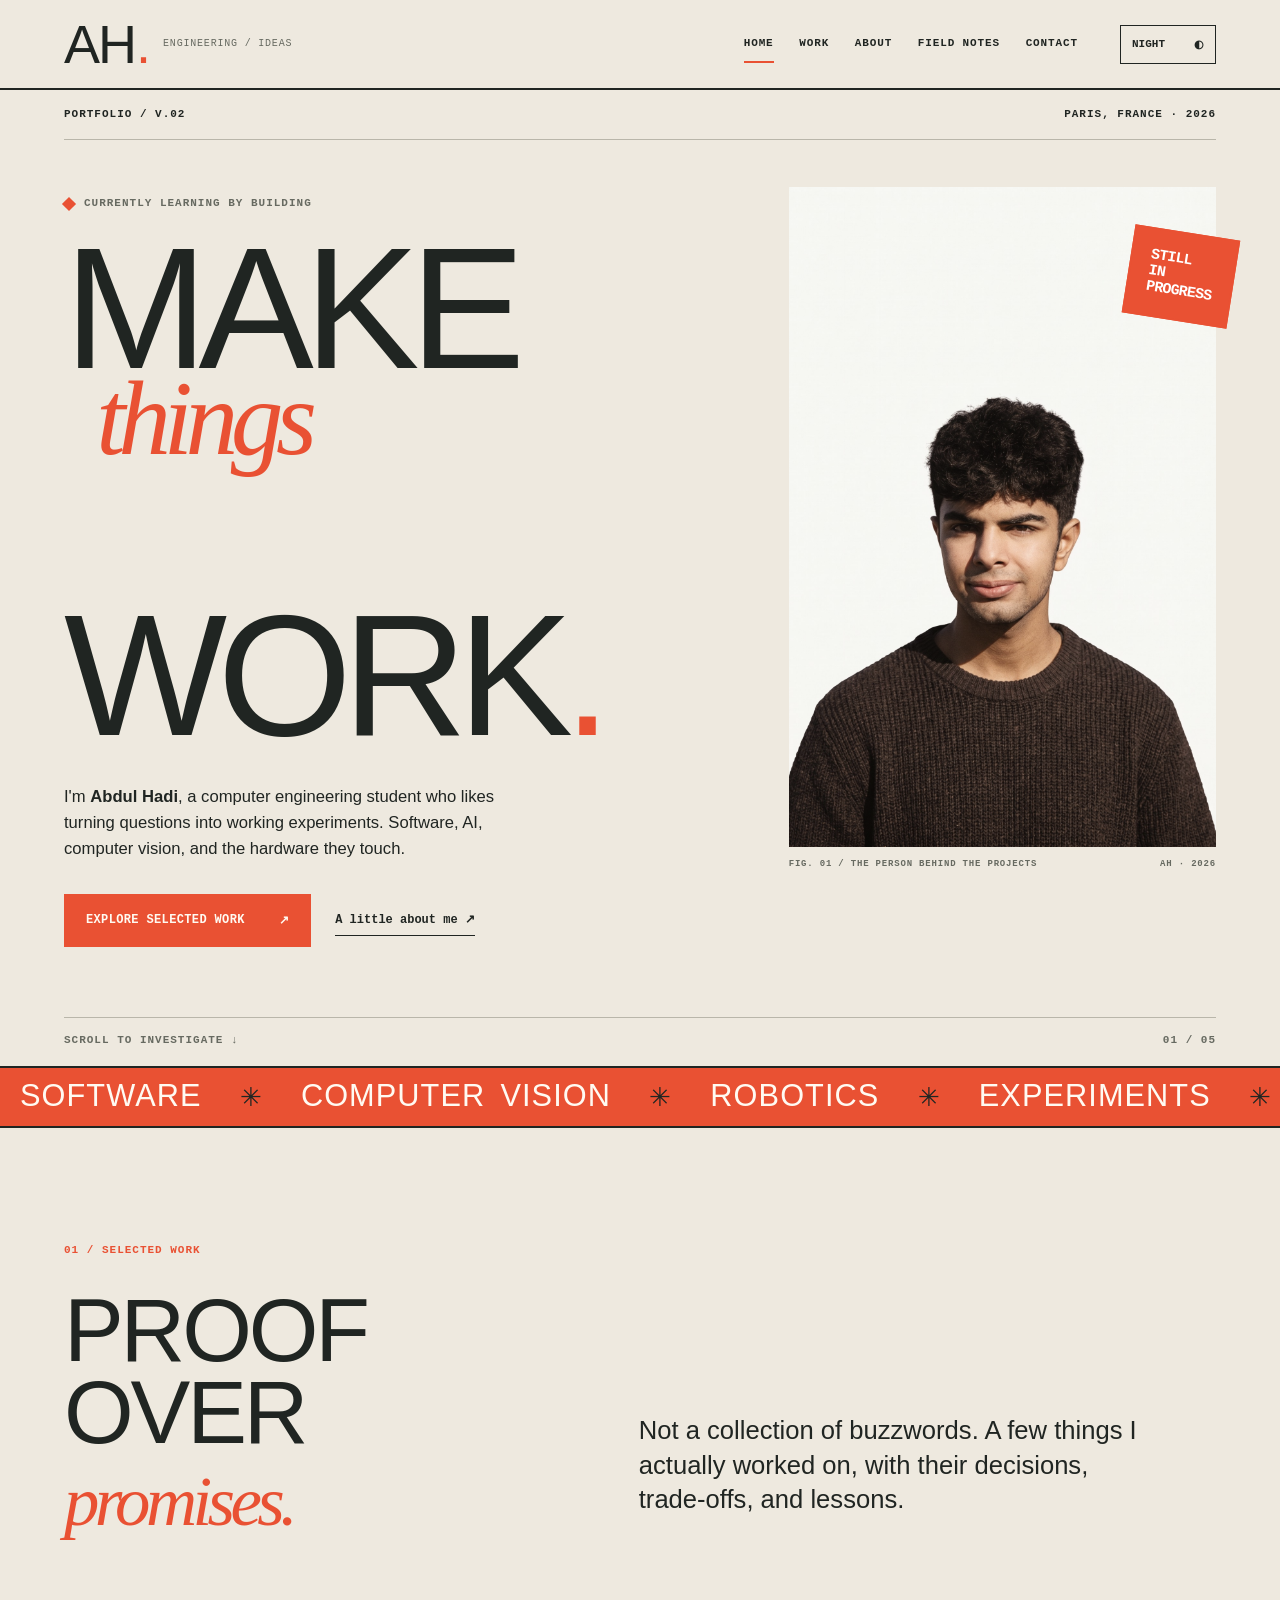
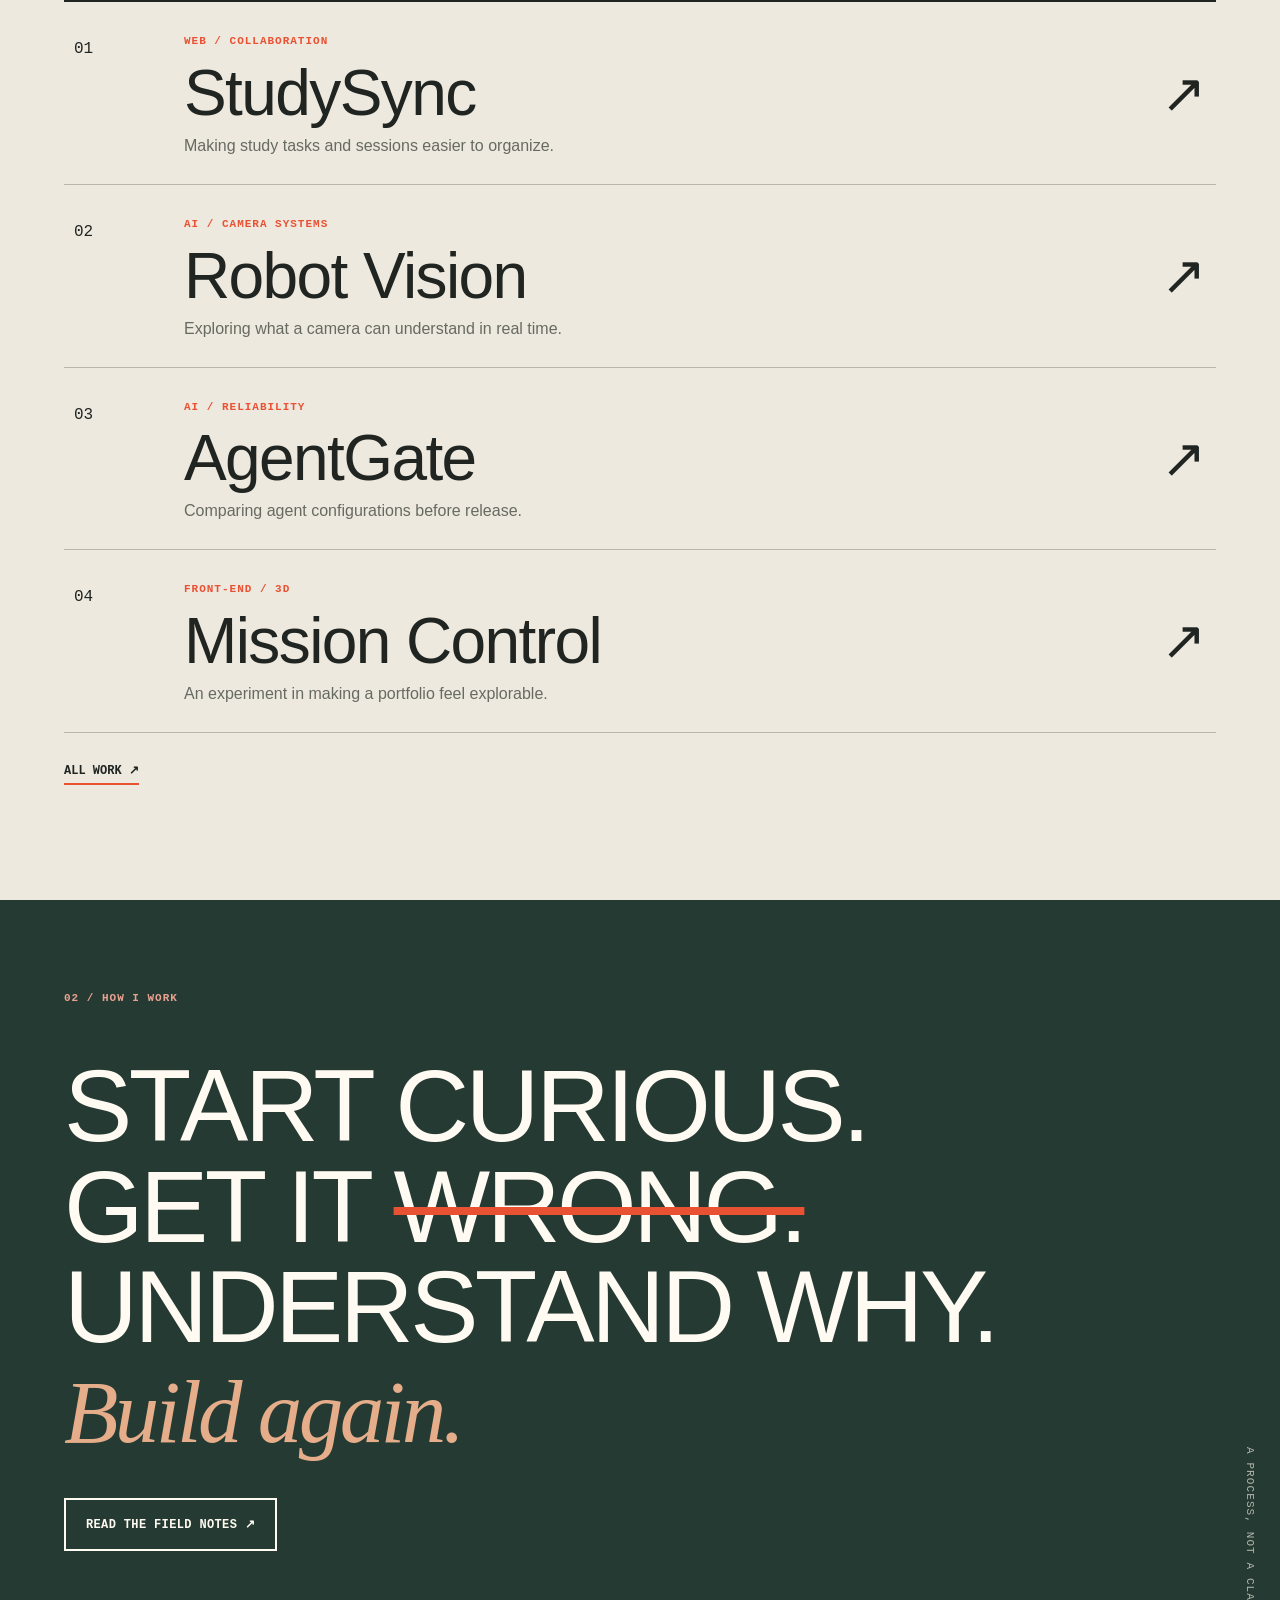
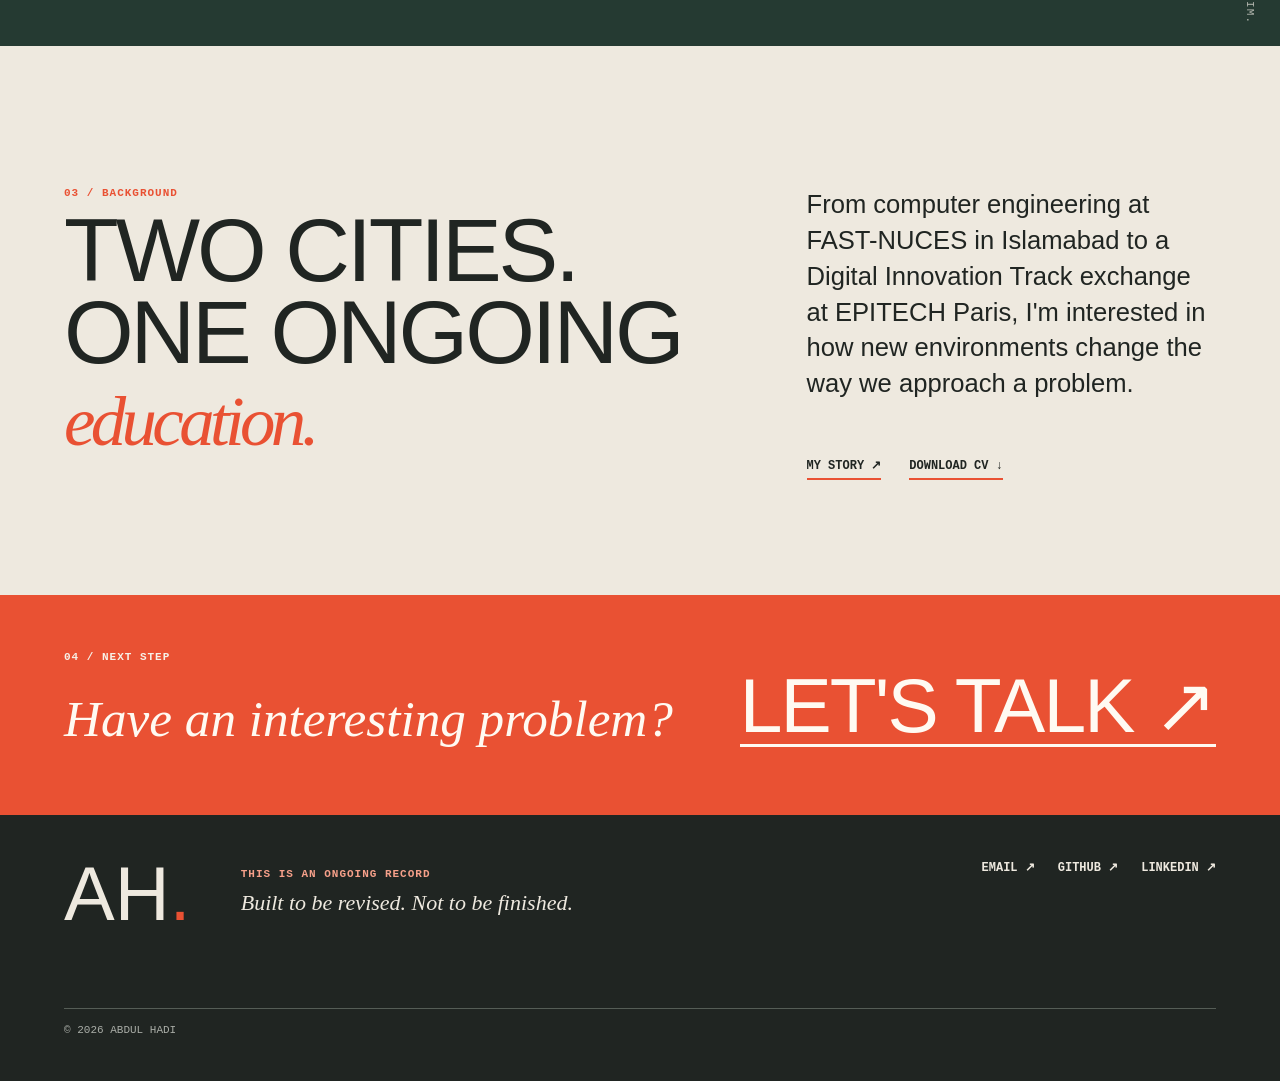
<file: index.html>
<!doctype html>
<html lang="en" data-theme="light">
<head><meta charset="utf-8"><meta name="viewport" content="width=device-width, initial-scale=1">
<meta name="description" content="Abdul Hadi: computer engineering student, projects, experiments, and lessons in software, AI, and robotics.">
<meta name="theme-color" content="#eee9df"><meta property="og:type" content="website"><meta property="og:title" content="Home | Abdul Hadi"><meta property="og:description" content="Computer engineering. Thoughtful experiments, working prototypes, honest reflections.">
<title>Home | Abdul Hadi</title><link rel="icon" href="assets/favicon.svg" type="image/svg+xml"><link rel="stylesheet" href="css/style.css"><script defer src="js/script.js"></script></head>
<body><a class="skip-link" href="#main">Skip to content</a>
<header class="site-header"><div class="site-header-inner"><a class="wordmark" href="index.html" aria-label="Abdul Hadi, home">AH<span class="wordmark-dot">.</span><span class="wordmark-caption">ENGINEERING / IDEAS</span></a><button class="menu-toggle" type="button" aria-expanded="false" aria-controls="main-nav">MENU <span aria-hidden="true">+</span></button><nav id="main-nav" class="main-nav" aria-label="Main navigation"><a href="index.html" aria-current="page">Home</a><a href="work.html" >Work</a><a href="about.html" >About</a><a href="journal.html" >Field notes</a><a href="contact.html" >Contact</a></nav><button class="theme-toggle" type="button" aria-pressed="false" aria-label="Switch to dark theme"><span class="theme-label">NIGHT</span><span aria-hidden="true">◐</span></button></div></header>
<main id="main"><section class="home-hero"><div class="hero-index"><span>PORTFOLIO / V.02</span><span>PARIS, FRANCE · 2026</span></div><div class="hero-stage"><div class="hero-copy"><p class="hero-prelude"><span class="live-mark" aria-hidden="true"></span> CURRENTLY LEARNING BY BUILDING</p><h1>MAKE<br><em>things</em><br>WORK<span class="period">.</span></h1><p class="hero-intro">I'm <strong>Abdul Hadi</strong>, a computer engineering student who likes turning questions into working experiments. Software, AI, computer vision, and the hardware they touch.</p><div class="hero-actions"><a class="arrow-link" href="work.html">EXPLORE SELECTED WORK <span aria-hidden="true">↗</span></a><a class="quiet-link" href="about.html">A little about me <span aria-hidden="true">↗</span></a></div></div><figure class="portrait-wrap"><img src="assets/hadi-portrait.jpg" alt="Portrait of Abdul Hadi in a dark knitted sweater" width="992" height="1489" fetchpriority="high"><figcaption><span>FIG. 01 / THE PERSON BEHIND THE PROJECTS</span><span>AH · 2026</span></figcaption><span class="portrait-stamp" aria-hidden="true">STILL<br>IN<br>PROGRESS</span></figure></div><div class="hero-bottom"><span>SCROLL TO INVESTIGATE ↓</span><span>01 / 05</span></div></section>
<section class="ticker" aria-label="Focus areas"><div class="ticker-inner">SOFTWARE <span>✳</span> COMPUTER VISION <span>✳</span> ROBOTICS <span>✳</span> EXPERIMENTS <span>✳</span> SOFTWARE <span>✳</span> COMPUTER VISION</div></section>
<section class="section-shell home-work"><div class="section-intro"><span class="eyebrow">01 / SELECTED WORK</span><h2>Proof over<br><em>promises.</em></h2><p>Not a collection of buzzwords. A few things I actually worked on, with their decisions, trade-offs, and lessons.</p></div><div class="featured-list">
<a class="featured-item" href="projects/studysync.html"><span class="work-number">01</span><div><span class="micro-label">WEB / COLLABORATION</span><h3>StudySync</h3><p>Making study tasks and sessions easier to organize.</p></div><span class="featured-arrow" aria-hidden="true">↗</span></a>
<a class="featured-item" href="projects/robot-vision.html"><span class="work-number">02</span><div><span class="micro-label">AI / CAMERA SYSTEMS</span><h3>Robot Vision</h3><p>Exploring what a camera can understand in real time.</p></div><span class="featured-arrow" aria-hidden="true">↗</span></a>
<a class="featured-item" href="projects/agentgate.html"><span class="work-number">03</span><div><span class="micro-label">AI / RELIABILITY</span><h3>AgentGate</h3><p>Comparing agent configurations before release.</p></div><span class="featured-arrow" aria-hidden="true">↗</span></a>
<a class="featured-item" href="projects/mission-control.html"><span class="work-number">04</span><div><span class="micro-label">FRONT-END / 3D</span><h3>Mission Control</h3><p>An experiment in making a portfolio feel explorable.</p></div><span class="featured-arrow" aria-hidden="true">↗</span></a></div><a class="text-link" href="work.html">ALL WORK <span aria-hidden="true">↗</span></a></section>
<section class="statement-panel"><div class="statement-inner"><p class="eyebrow">02 / HOW I WORK</p><p class="statement-quote">Start curious.<br>Get it <span>wrong.</span><br>Understand why.<br><em>Build again.</em></p><a class="arrow-link arrow-link-light" href="journal.html">READ THE FIELD NOTES ↗</a></div><span class="statement-aside">A PROCESS, NOT A CLAIM.</span></section>
<section class="section-shell home-outro"><div><span class="eyebrow">03 / BACKGROUND</span><h2>Two cities.<br>One ongoing<br><em>education.</em></h2></div><div class="outro-copy"><p>From computer engineering at FAST-NUCES in Islamabad to a Digital Innovation Track exchange at EPITECH Paris, I'm interested in how new environments change the way we approach a problem.</p><a class="text-link" href="about.html">MY STORY ↗</a><a class="text-link" href="assets/Abdul_Hadi_CV.pdf" download>DOWNLOAD CV ↓</a></div></section>
<section class="contact-banner"><span class="eyebrow">04 / NEXT STEP</span><p>Have an interesting problem?</p><a href="contact.html">LET'S TALK <span aria-hidden="true">↗</span></a></section></main>
<footer class="site-footer"><div class="footer-inner"><a class="footer-signoff" href="index.html">AH<span>.</span></a><div><span class="eyebrow">THIS IS AN ONGOING RECORD</span><p>Built to be revised. Not to be finished.</p></div><div class="footer-links"><a href="mailto:abdulhadi7961@gmail.com">EMAIL ↗</a><a href="https://github.com/hadi-ce04" target="_blank" rel="noopener noreferrer">GITHUB ↗</a><a href="https://www.linkedin.com/in/abdul-hadi-57281732a" target="_blank" rel="noopener noreferrer">LINKEDIN ↗</a></div><span class="footer-copyright">© <span data-year>2026</span> ABDUL HADI</span></div></footer>
</body></html>
</file>
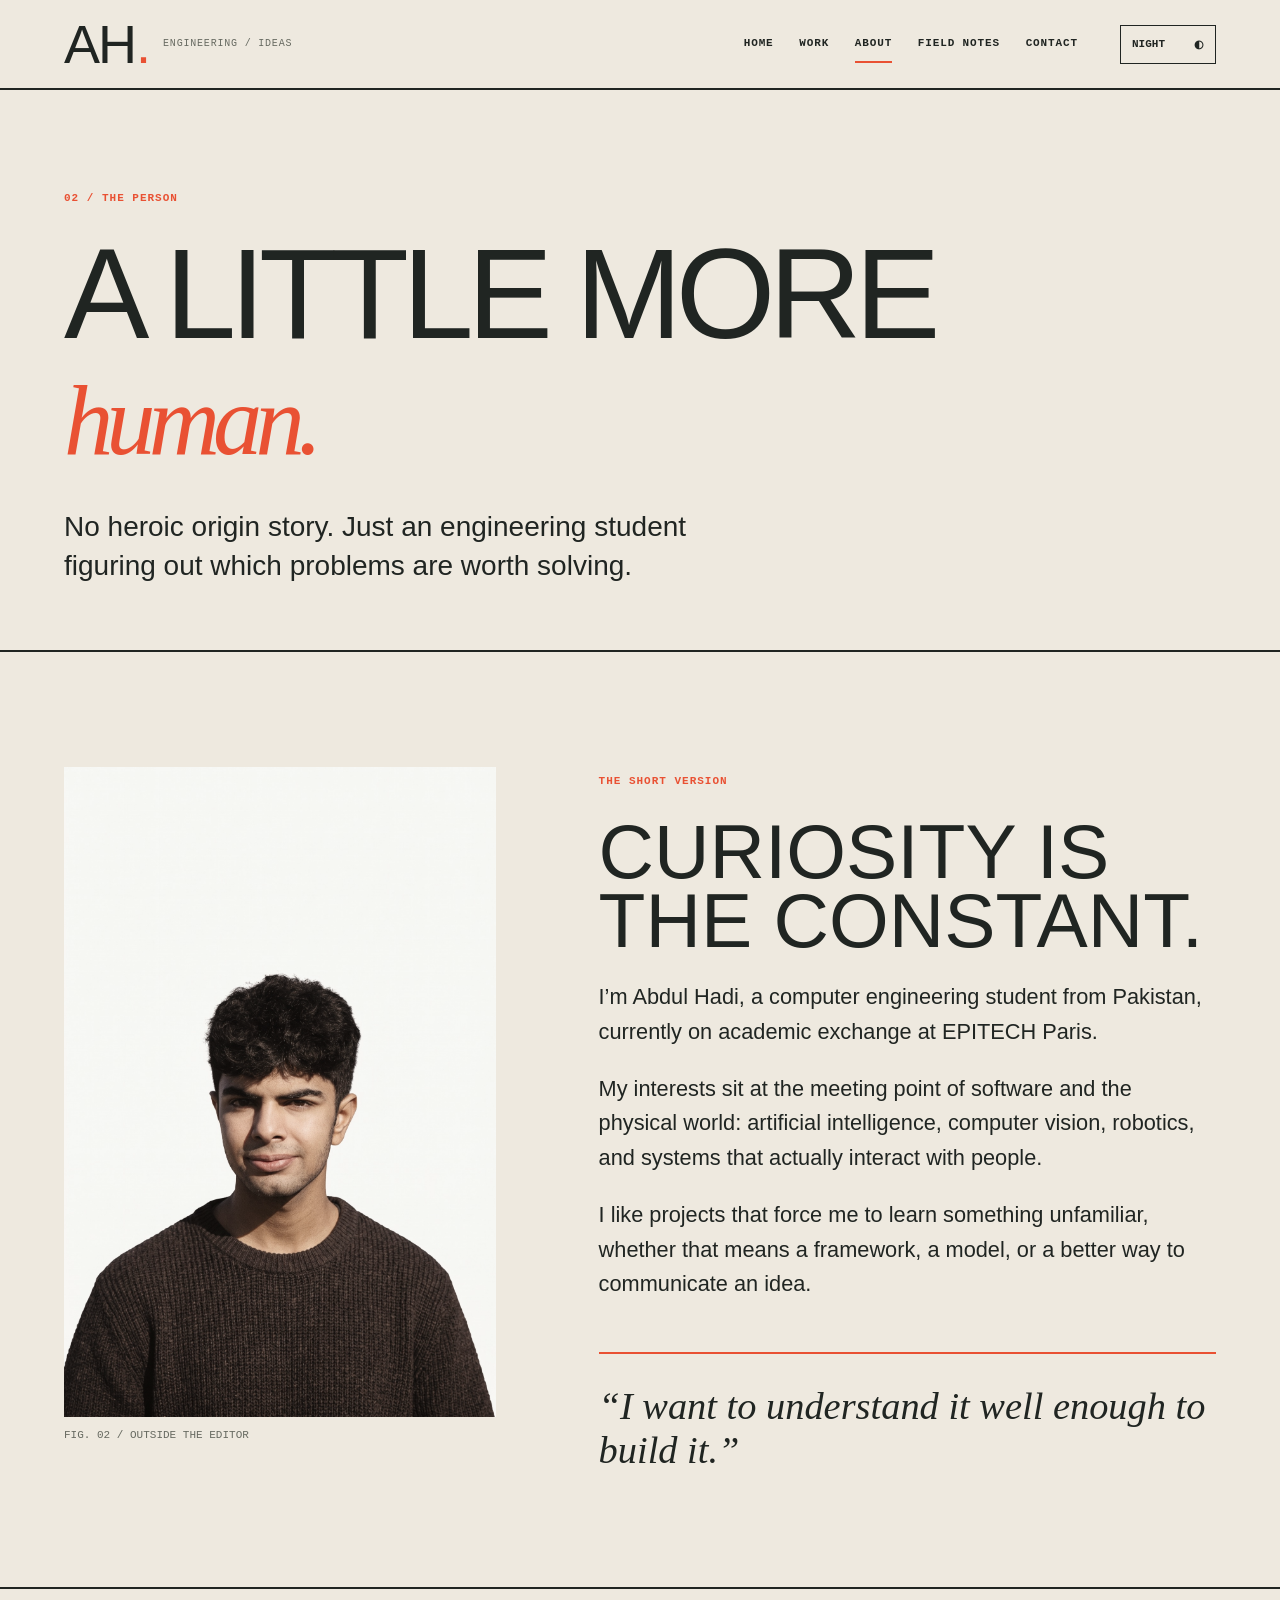
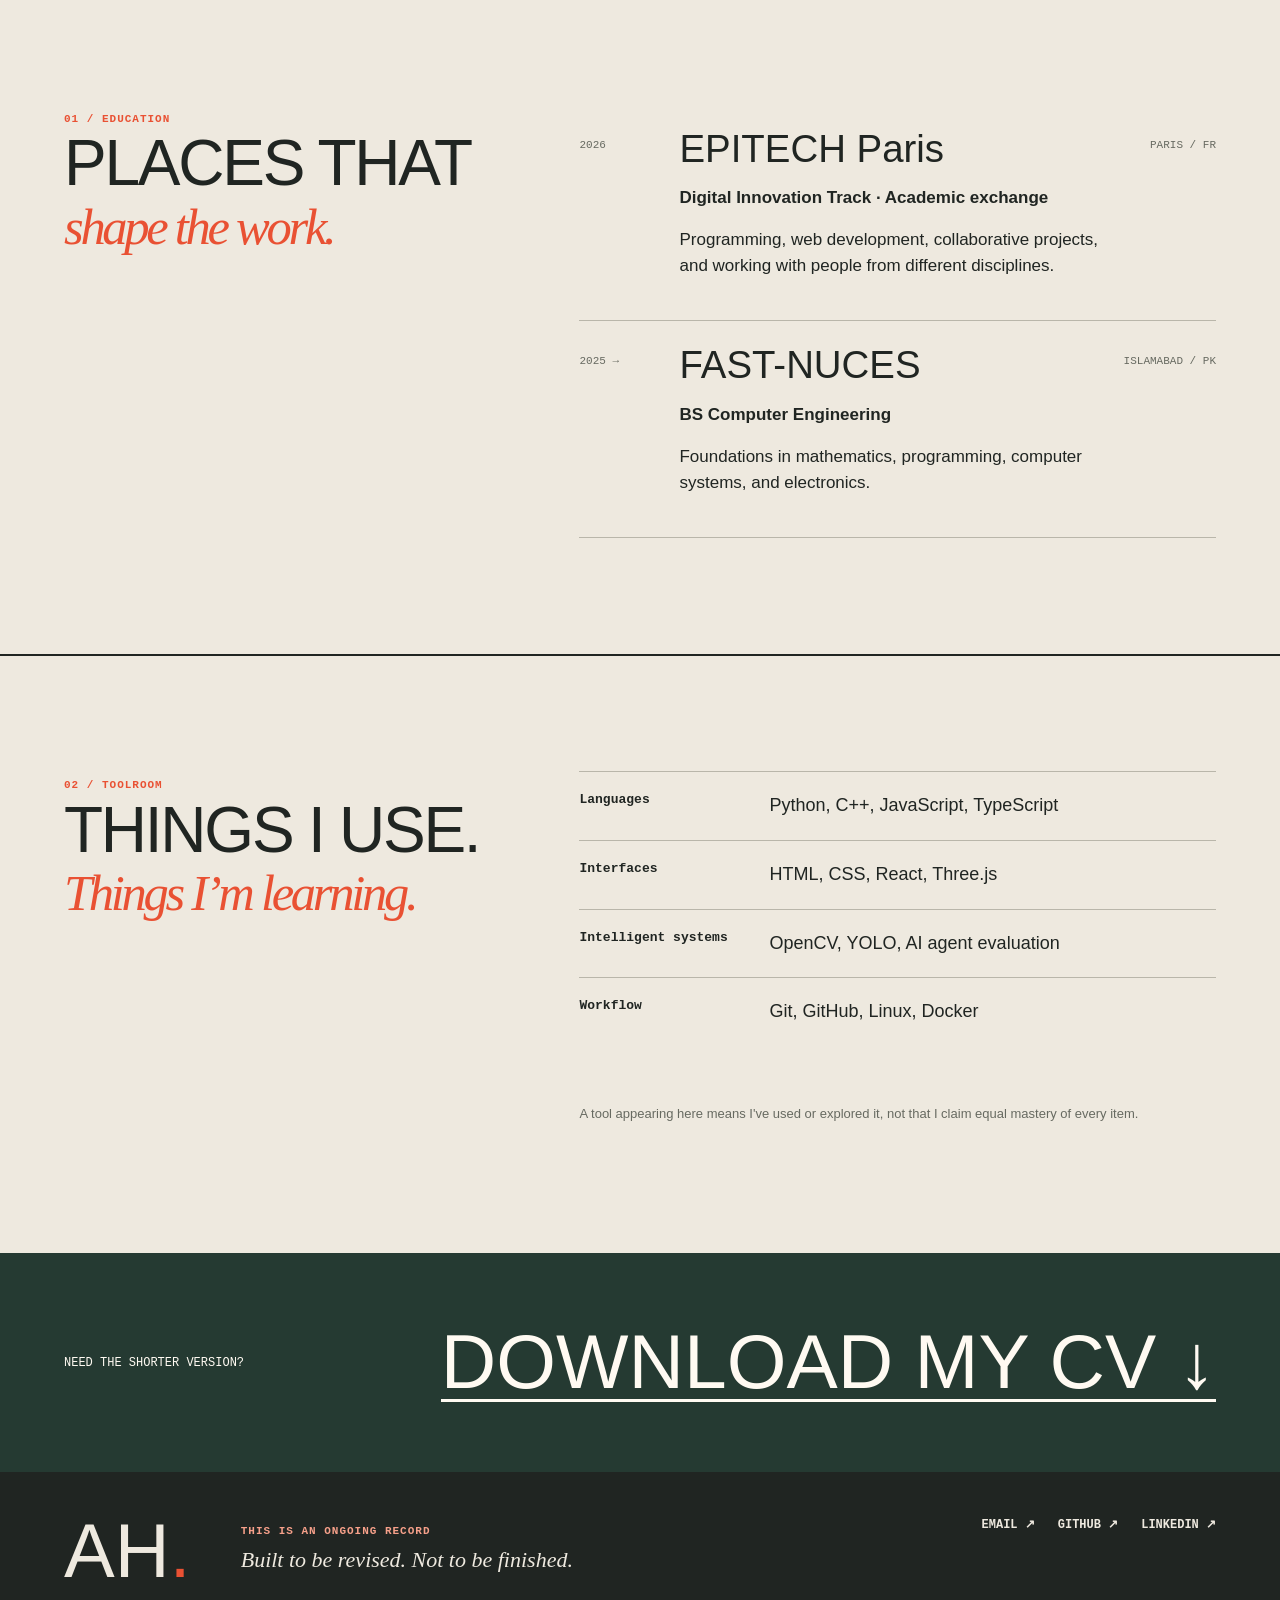
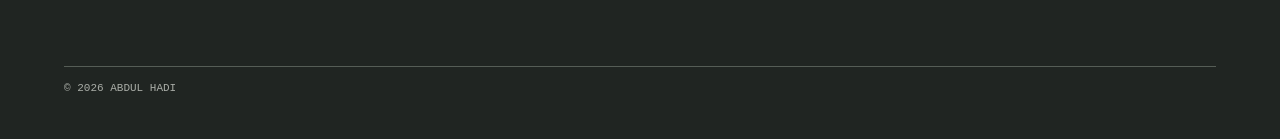
<file: about.html>
<!doctype html>
<html lang="en" data-theme="light">
<head><meta charset="utf-8"><meta name="viewport" content="width=device-width, initial-scale=1">
<meta name="description" content="Abdul Hadi: computer engineering student, projects, experiments, and lessons in software, AI, and robotics.">
<meta name="theme-color" content="#eee9df"><meta property="og:type" content="website"><meta property="og:title" content="About | Abdul Hadi"><meta property="og:description" content="Computer engineering. Thoughtful experiments, working prototypes, honest reflections.">
<title>About | Abdul Hadi</title><link rel="icon" href="assets/favicon.svg" type="image/svg+xml"><link rel="stylesheet" href="css/style.css"><script defer src="js/script.js"></script></head>
<body><a class="skip-link" href="#main">Skip to content</a>
<header class="site-header"><div class="site-header-inner"><a class="wordmark" href="index.html" aria-label="Abdul Hadi, home">AH<span class="wordmark-dot">.</span><span class="wordmark-caption">ENGINEERING / IDEAS</span></a><button class="menu-toggle" type="button" aria-expanded="false" aria-controls="main-nav">MENU <span aria-hidden="true">+</span></button><nav id="main-nav" class="main-nav" aria-label="Main navigation"><a href="index.html" >Home</a><a href="work.html" >Work</a><a href="about.html" aria-current="page">About</a><a href="journal.html" >Field notes</a><a href="contact.html" >Contact</a></nav><button class="theme-toggle" type="button" aria-pressed="false" aria-label="Switch to dark theme"><span class="theme-label">NIGHT</span><span aria-hidden="true">◐</span></button></div></header>
<main id="main"><div class="page-heading"><p class="eyebrow">02 / THE PERSON</p><h1>A little more<br><em>human.</em></h1><p class="page-deck">No heroic origin story. Just an engineering student figuring out which problems are worth solving.</p></div><section class="section-shell about-layout"><div class="about-photo"><img src="assets/hadi-portrait.jpg" alt="Abdul Hadi photographed against a light background" width="992" height="1489" loading="lazy"><span>FIG. 02 / OUTSIDE THE EDITOR</span></div><div class="about-writing"><span class="eyebrow">THE SHORT VERSION</span><h2>Curiosity is<br>the constant.</h2><p>I’m Abdul Hadi, a computer engineering student from Pakistan, currently on academic exchange at EPITECH Paris.</p><p>My interests sit at the meeting point of software and the physical world: artificial intelligence, computer vision, robotics, and systems that actually interact with people.</p><p>I like projects that force me to learn something unfamiliar, whether that means a framework, a model, or a better way to communicate an idea.</p><div class="about-quote">“I want to understand it well enough to build it.”</div></div></section>
<section class="section-shell education"><div class="section-label"><span class="eyebrow">01 / EDUCATION</span><h2>Places that<br><em>shape the work.</em></h2></div><div class="education-list"><div class="education-row"><span>2026</span><div><h3>EPITECH Paris</h3><p>Digital Innovation Track · Academic exchange</p><p>Programming, web development, collaborative projects, and working with people from different disciplines.</p></div><span>PARIS / FR</span></div><div class="education-row"><span>2025 →</span><div><h3>FAST-NUCES</h3><p>BS Computer Engineering</p><p>Foundations in mathematics, programming, computer systems, and electronics.</p></div><span>ISLAMABAD / PK</span></div></div></section>
<section class="section-shell toolroom"><div class="section-label"><span class="eyebrow">02 / TOOLROOM</span><h2>Things I use.<br><em>Things I’m learning.</em></h2></div><div class="tool-lines"><div><h3>Languages</h3><p>Python, C++, JavaScript, TypeScript</p></div><div><h3>Interfaces</h3><p>HTML, CSS, React, Three.js</p></div><div><h3>Intelligent systems</h3><p>OpenCV, YOLO, AI agent evaluation</p></div><div><h3>Workflow</h3><p>Git, GitHub, Linux, Docker</p></div></div><p class="tool-disclaimer">A tool appearing here means I've used or explored it, not that I claim equal mastery of every item.</p></section>
<section class="about-end"><span>NEED THE SHORTER VERSION?</span><a href="assets/Abdul_Hadi_CV.pdf" download>DOWNLOAD MY CV ↓</a></section></main>
<footer class="site-footer"><div class="footer-inner"><a class="footer-signoff" href="index.html">AH<span>.</span></a><div><span class="eyebrow">THIS IS AN ONGOING RECORD</span><p>Built to be revised. Not to be finished.</p></div><div class="footer-links"><a href="mailto:abdulhadi7961@gmail.com">EMAIL ↗</a><a href="https://github.com/hadi-ce04" target="_blank" rel="noopener noreferrer">GITHUB ↗</a><a href="https://www.linkedin.com/in/abdul-hadi-57281732a" target="_blank" rel="noopener noreferrer">LINKEDIN ↗</a></div><span class="footer-copyright">© <span data-year>2026</span> ABDUL HADI</span></div></footer>
</body></html>
</file>
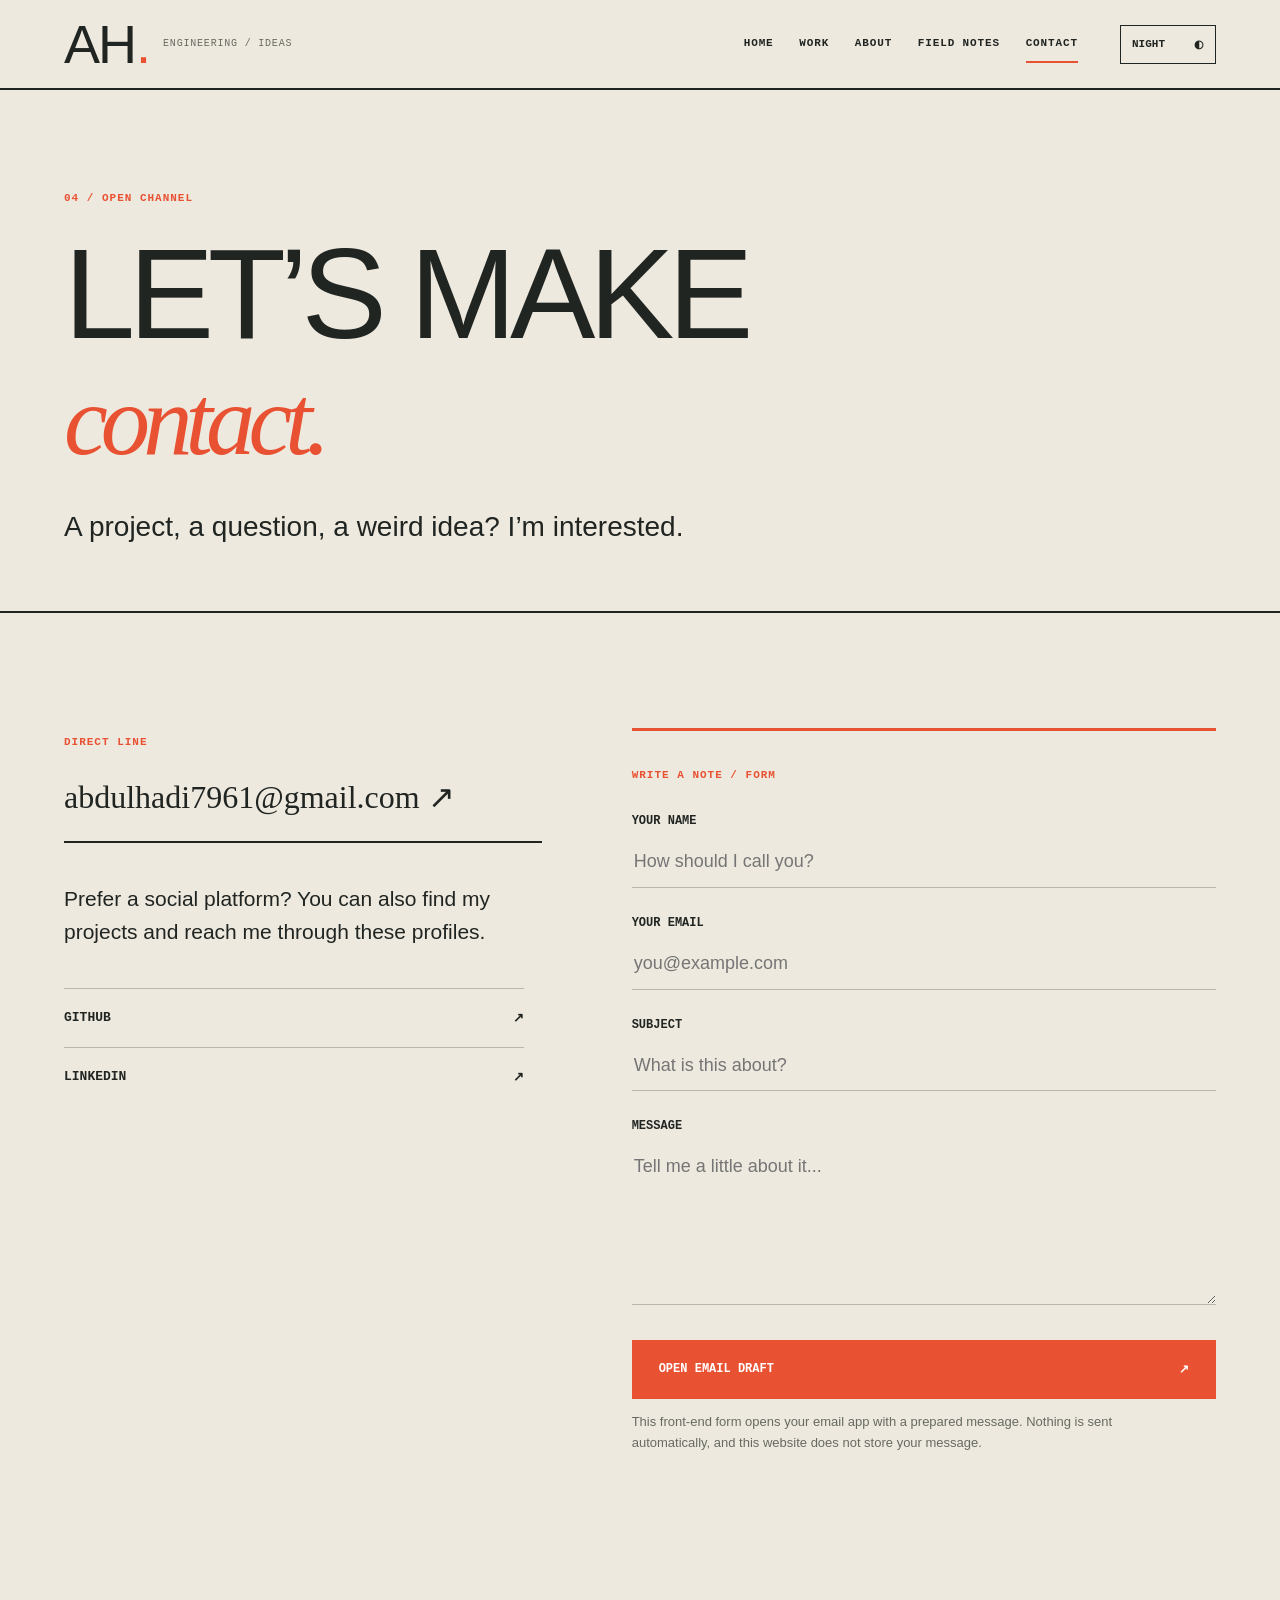
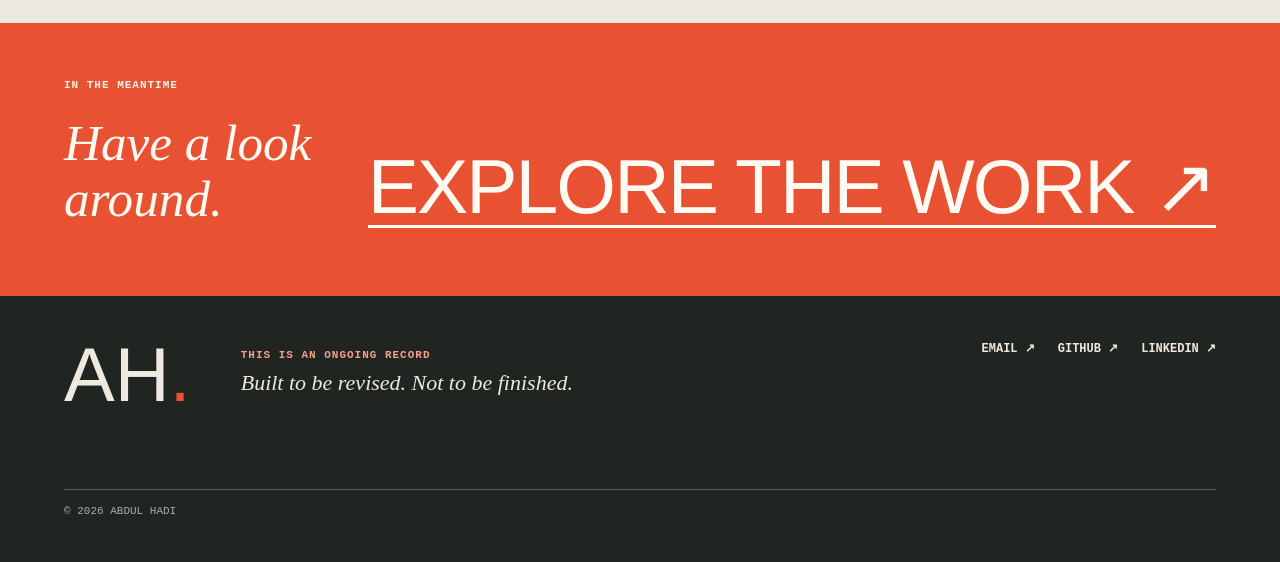
<file: contact.html>
<!doctype html>
<html lang="en" data-theme="light">
<head><meta charset="utf-8"><meta name="viewport" content="width=device-width, initial-scale=1">
<meta name="description" content="Abdul Hadi: computer engineering student, projects, experiments, and lessons in software, AI, and robotics.">
<meta name="theme-color" content="#eee9df"><meta property="og:type" content="website"><meta property="og:title" content="Contact | Abdul Hadi"><meta property="og:description" content="Computer engineering. Thoughtful experiments, working prototypes, honest reflections.">
<title>Contact | Abdul Hadi</title><link rel="icon" href="assets/favicon.svg" type="image/svg+xml"><link rel="stylesheet" href="css/style.css"><script defer src="js/script.js"></script></head>
<body><a class="skip-link" href="#main">Skip to content</a>
<header class="site-header"><div class="site-header-inner"><a class="wordmark" href="index.html" aria-label="Abdul Hadi, home">AH<span class="wordmark-dot">.</span><span class="wordmark-caption">ENGINEERING / IDEAS</span></a><button class="menu-toggle" type="button" aria-expanded="false" aria-controls="main-nav">MENU <span aria-hidden="true">+</span></button><nav id="main-nav" class="main-nav" aria-label="Main navigation"><a href="index.html" >Home</a><a href="work.html" >Work</a><a href="about.html" >About</a><a href="journal.html" >Field notes</a><a href="contact.html" aria-current="page">Contact</a></nav><button class="theme-toggle" type="button" aria-pressed="false" aria-label="Switch to dark theme"><span class="theme-label">NIGHT</span><span aria-hidden="true">◐</span></button></div></header>
<main id="main"><div class="page-heading"><p class="eyebrow">04 / OPEN CHANNEL</p><h1>Let’s make<br><em>contact.</em></h1><p class="page-deck">A project, a question, a weird idea? I’m interested.</p></div><section class="section-shell contact-layout"><div class="contact-intro"><span class="eyebrow">DIRECT LINE</span><a class="contact-email" href="mailto:abdulhadi7961@gmail.com">abdulhadi7961@gmail.com <span aria-hidden="true">↗</span></a><p>Prefer a social platform? You can also find my projects and reach me through these profiles.</p><a class="contact-social" href="https://github.com/hadi-ce04" target="_blank" rel="noopener noreferrer">GITHUB <span aria-hidden="true">↗</span></a><a class="contact-social" href="https://www.linkedin.com/in/abdul-hadi-57281732a" target="_blank" rel="noopener noreferrer">LINKEDIN <span aria-hidden="true">↗</span></a></div><div class="form-wrap"><span class="eyebrow">WRITE A NOTE / FORM</span><form id="contact-form"><div class="form-field"><label for="name">YOUR NAME</label><input id="name" name="name" type="text" autocomplete="name" placeholder="How should I call you?" required maxlength="100"></div><div class="form-field"><label for="email">YOUR EMAIL</label><input id="email" name="email" type="email" autocomplete="email" placeholder="you@example.com" required maxlength="150"></div><div class="form-field"><label for="subject">SUBJECT</label><input id="subject" name="subject" type="text" placeholder="What is this about?" required maxlength="180"></div><div class="form-field"><label for="message">MESSAGE</label><textarea id="message" name="message" rows="5" placeholder="Tell me a little about it..." required maxlength="4000"></textarea></div><button class="submit-button" type="submit">OPEN EMAIL DRAFT <span aria-hidden="true">↗</span></button><p class="form-explain">This front-end form opens your email app with a prepared message. Nothing is sent automatically, and this website does not store your message.</p><p class="form-status" role="status" aria-live="polite"></p></form></div></section>
<section class="contact-banner contact-final"><span class="eyebrow">IN THE MEANTIME</span><p>Have a look around.</p><a href="work.html">EXPLORE THE WORK ↗</a></section></main>
<footer class="site-footer"><div class="footer-inner"><a class="footer-signoff" href="index.html">AH<span>.</span></a><div><span class="eyebrow">THIS IS AN ONGOING RECORD</span><p>Built to be revised. Not to be finished.</p></div><div class="footer-links"><a href="mailto:abdulhadi7961@gmail.com">EMAIL ↗</a><a href="https://github.com/hadi-ce04" target="_blank" rel="noopener noreferrer">GITHUB ↗</a><a href="https://www.linkedin.com/in/abdul-hadi-57281732a" target="_blank" rel="noopener noreferrer">LINKEDIN ↗</a></div><span class="footer-copyright">© <span data-year>2026</span> ABDUL HADI</span></div></footer>
</body></html>
</file>
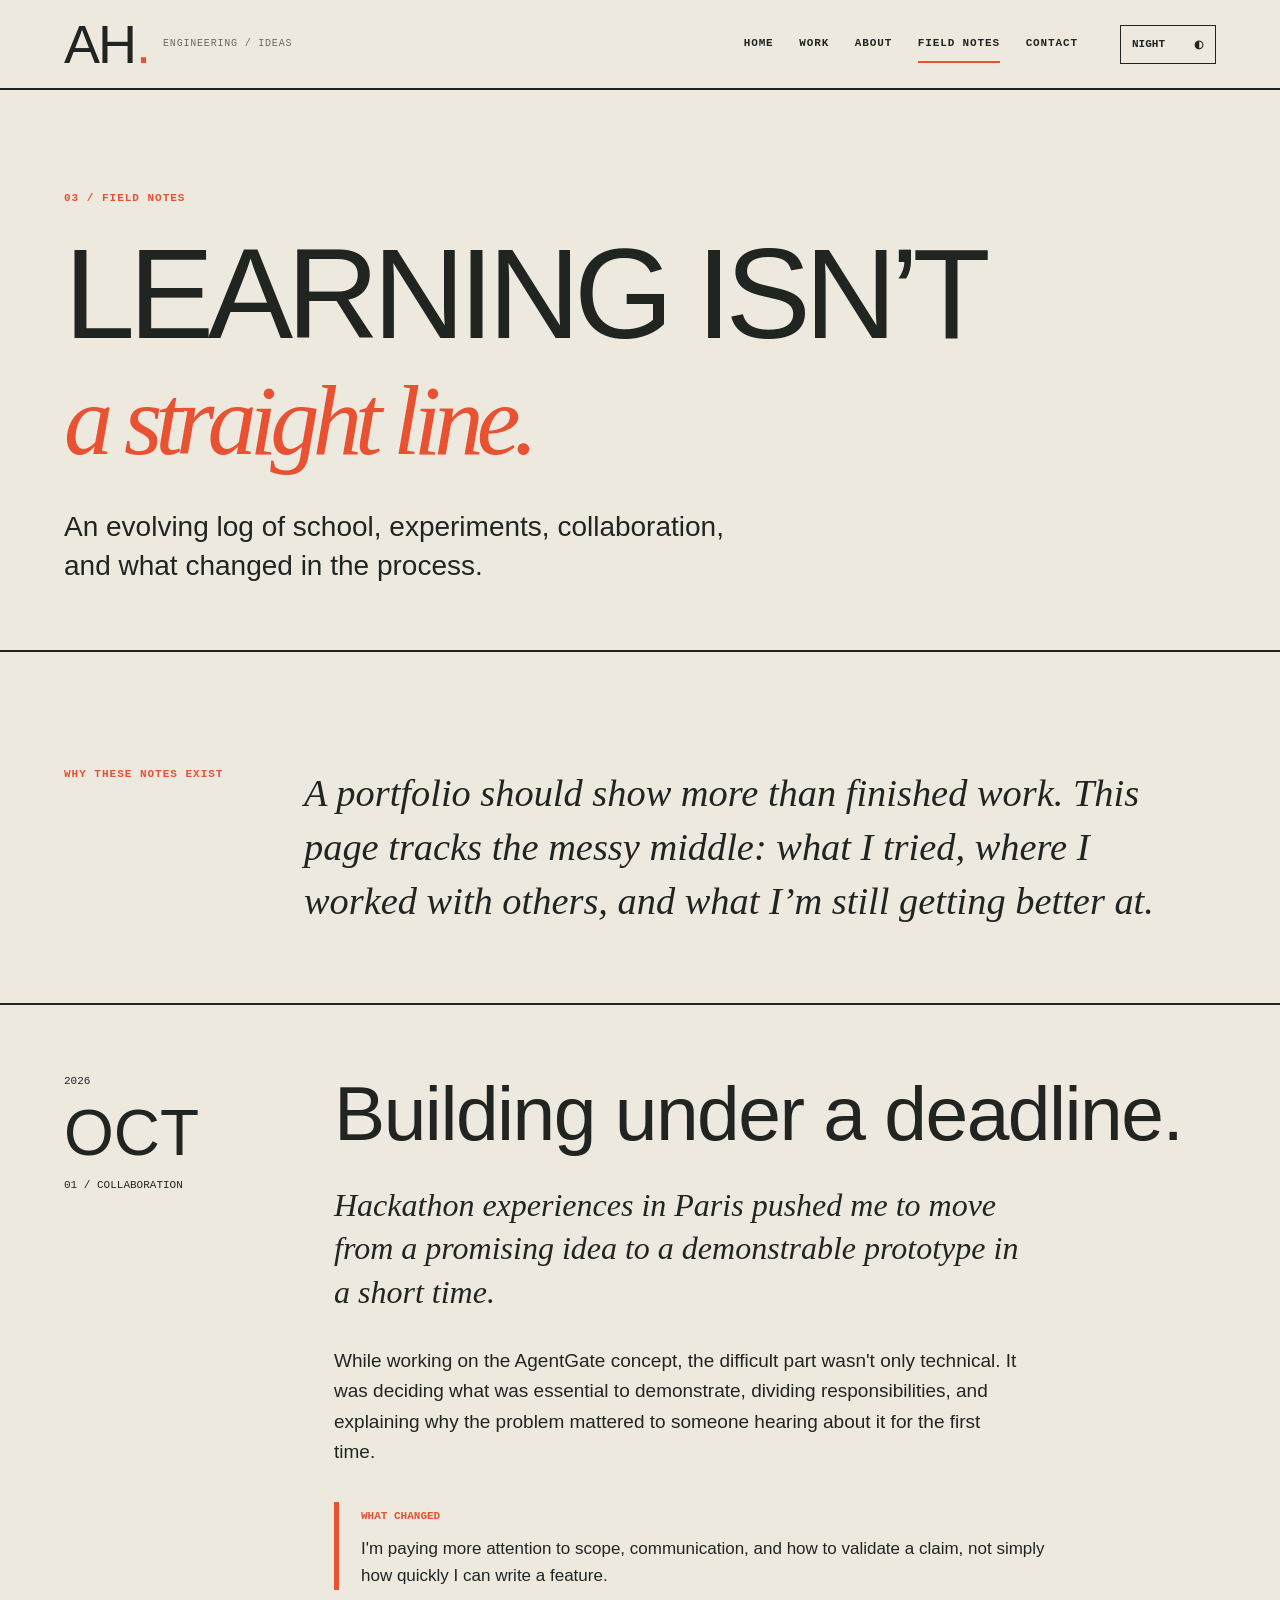
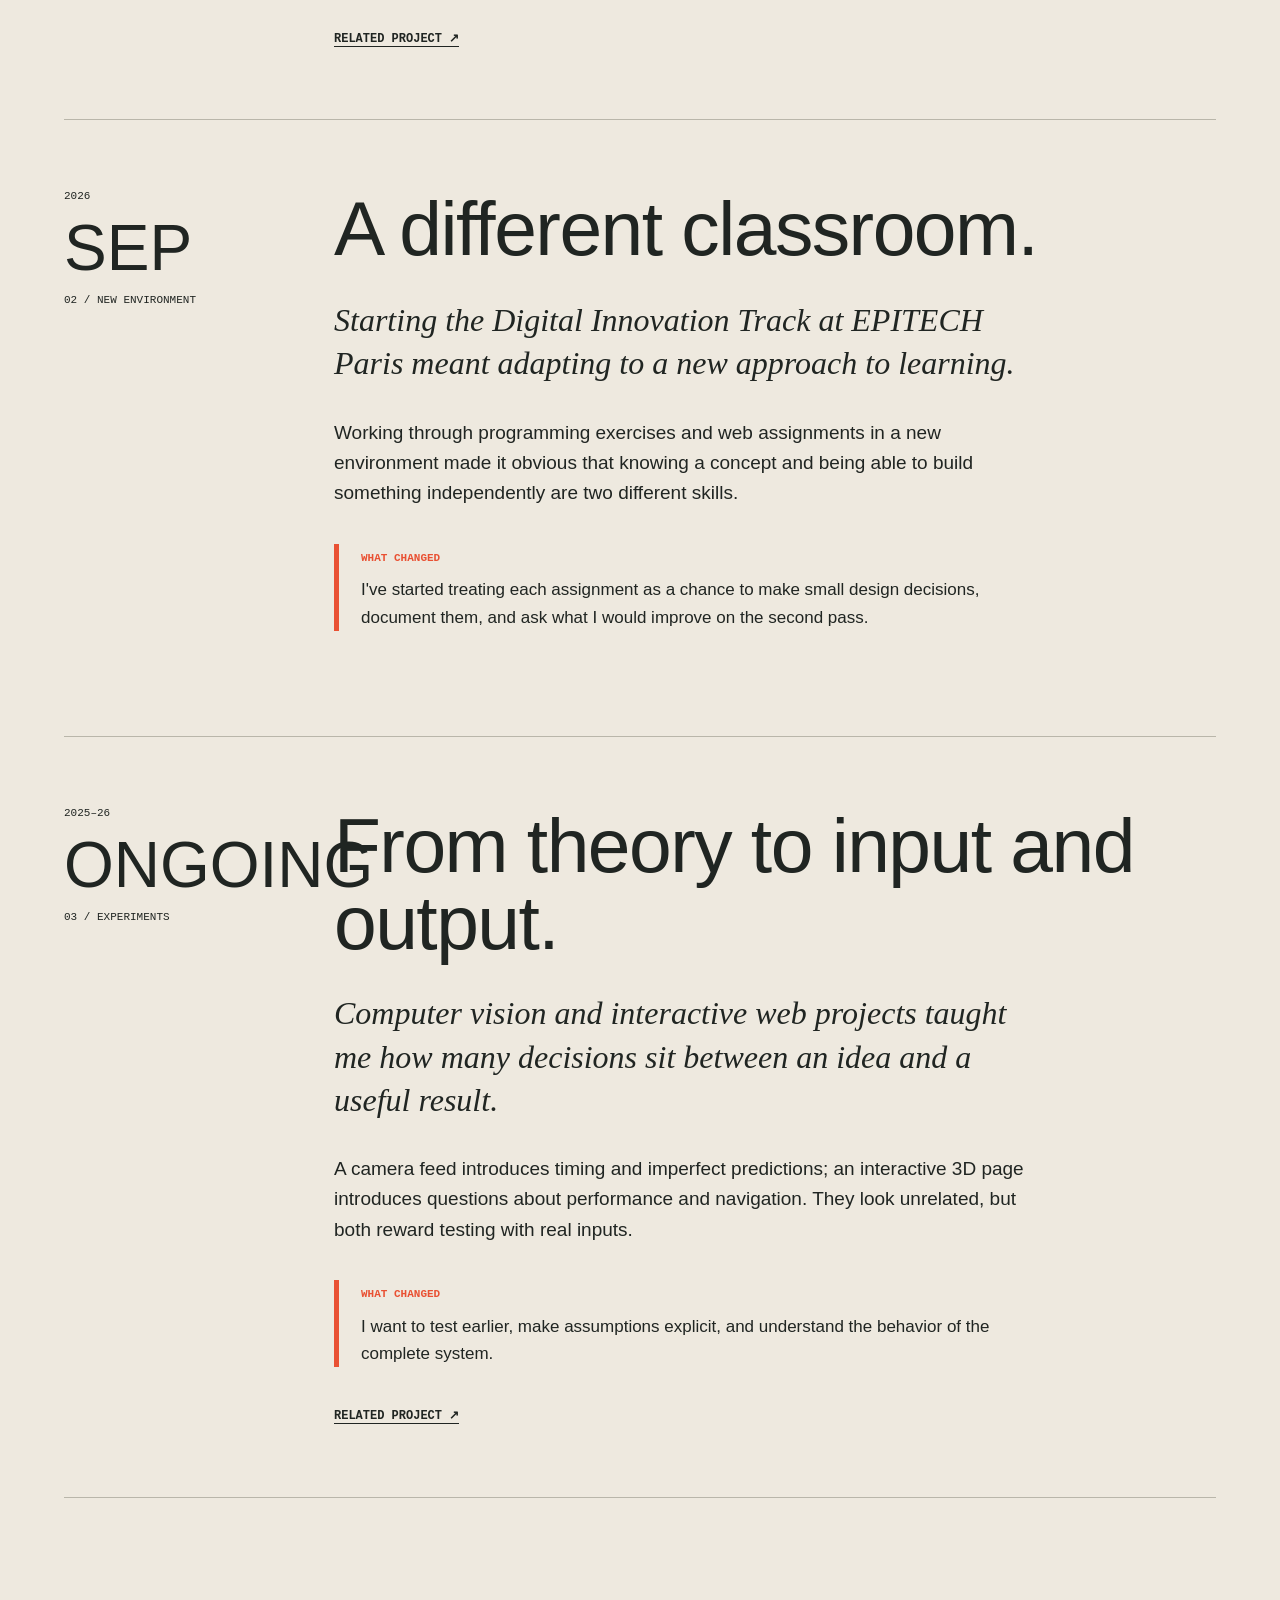
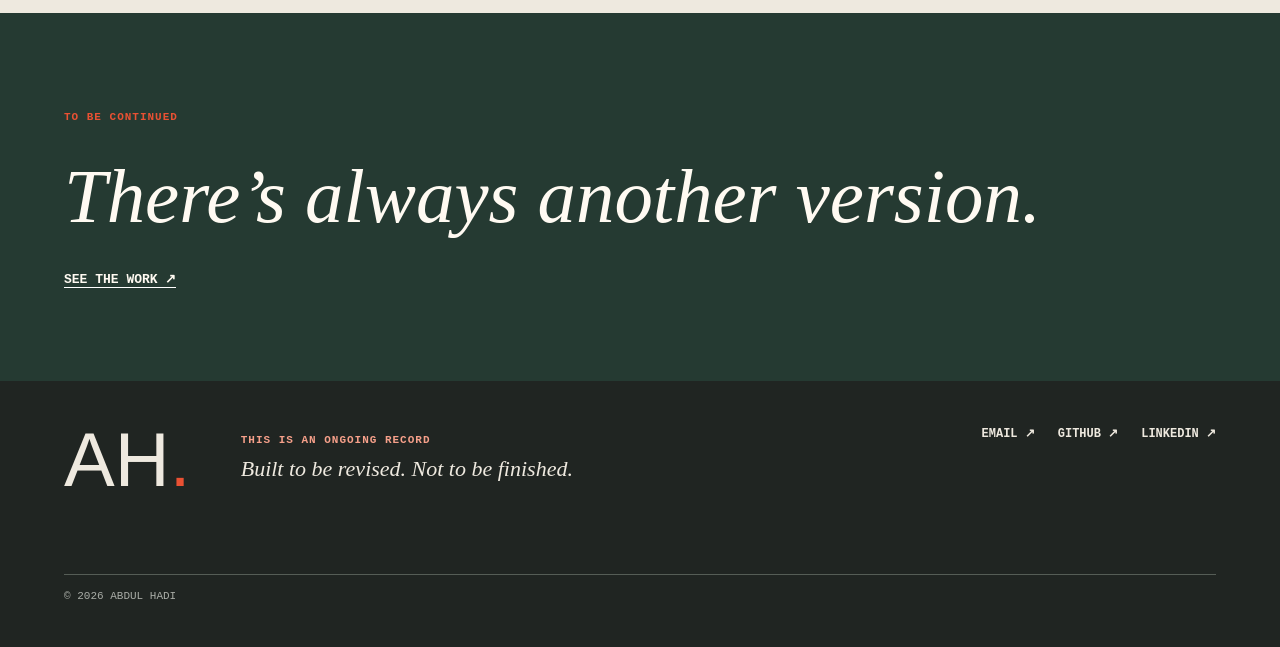
<file: journal.html>
<!doctype html>
<html lang="en" data-theme="light">
<head><meta charset="utf-8"><meta name="viewport" content="width=device-width, initial-scale=1">
<meta name="description" content="Abdul Hadi: computer engineering student, projects, experiments, and lessons in software, AI, and robotics.">
<meta name="theme-color" content="#eee9df"><meta property="og:type" content="website"><meta property="og:title" content="Field notes | Abdul Hadi"><meta property="og:description" content="Computer engineering. Thoughtful experiments, working prototypes, honest reflections.">
<title>Field notes | Abdul Hadi</title><link rel="icon" href="assets/favicon.svg" type="image/svg+xml"><link rel="stylesheet" href="css/style.css"><script defer src="js/script.js"></script></head>
<body><a class="skip-link" href="#main">Skip to content</a>
<header class="site-header"><div class="site-header-inner"><a class="wordmark" href="index.html" aria-label="Abdul Hadi, home">AH<span class="wordmark-dot">.</span><span class="wordmark-caption">ENGINEERING / IDEAS</span></a><button class="menu-toggle" type="button" aria-expanded="false" aria-controls="main-nav">MENU <span aria-hidden="true">+</span></button><nav id="main-nav" class="main-nav" aria-label="Main navigation"><a href="index.html" >Home</a><a href="work.html" >Work</a><a href="about.html" >About</a><a href="journal.html" aria-current="page">Field notes</a><a href="contact.html" >Contact</a></nav><button class="theme-toggle" type="button" aria-pressed="false" aria-label="Switch to dark theme"><span class="theme-label">NIGHT</span><span aria-hidden="true">◐</span></button></div></header>
<main id="main"><div class="page-heading"><p class="eyebrow">03 / FIELD NOTES</p><h1>Learning isn’t<br><em>a straight line.</em></h1><p class="page-deck">An evolving log of school, experiments, collaboration, and what changed in the process.</p></div><section class="section-shell journal-intro"><span class="eyebrow">WHY THESE NOTES EXIST</span><p>A portfolio should show more than finished work. This page tracks the messy middle: what I tried, where I worked with others, and what I’m still getting better at.</p></section>
<section class="section-shell journal-timeline"><article class="journal-entry"><div class="journal-date"><span>2026</span><strong>OCT</strong><span>01 / COLLABORATION</span></div><div class="journal-content"><h2>Building under a deadline.</h2><p class="journal-lead">Hackathon experiences in Paris pushed me to move from a promising idea to a demonstrable prototype in a short time.</p><p>While working on the AgentGate concept, the difficult part wasn't only technical. It was deciding what was essential to demonstrate, dividing responsibilities, and explaining why the problem mattered to someone hearing about it for the first time.</p><div class="journal-learned"><span>WHAT CHANGED</span><p>I'm paying more attention to scope, communication, and how to validate a claim, not simply how quickly I can write a feature.</p></div><a href="projects/agentgate.html">RELATED PROJECT ↗</a></div></article>
<article class="journal-entry"><div class="journal-date"><span>2026</span><strong>SEP</strong><span>02 / NEW ENVIRONMENT</span></div><div class="journal-content"><h2>A different classroom.</h2><p class="journal-lead">Starting the Digital Innovation Track at EPITECH Paris meant adapting to a new approach to learning.</p><p>Working through programming exercises and web assignments in a new environment made it obvious that knowing a concept and being able to build something independently are two different skills.</p><div class="journal-learned"><span>WHAT CHANGED</span><p>I've started treating each assignment as a chance to make small design decisions, document them, and ask what I would improve on the second pass.</p></div></div></article>
<article class="journal-entry"><div class="journal-date"><span>2025–26</span><strong>ONGOING</strong><span>03 / EXPERIMENTS</span></div><div class="journal-content"><h2>From theory to input and output.</h2><p class="journal-lead">Computer vision and interactive web projects taught me how many decisions sit between an idea and a useful result.</p><p>A camera feed introduces timing and imperfect predictions; an interactive 3D page introduces questions about performance and navigation. They look unrelated, but both reward testing with real inputs.</p><div class="journal-learned"><span>WHAT CHANGED</span><p>I want to test earlier, make assumptions explicit, and understand the behavior of the complete system.</p></div><a href="projects/robot-vision.html">RELATED PROJECT ↗</a></div></article></section>
<section class="journal-closing"><span class="eyebrow">TO BE CONTINUED</span><p>There’s always another version.</p><a href="work.html">SEE THE WORK ↗</a></section></main>
<footer class="site-footer"><div class="footer-inner"><a class="footer-signoff" href="index.html">AH<span>.</span></a><div><span class="eyebrow">THIS IS AN ONGOING RECORD</span><p>Built to be revised. Not to be finished.</p></div><div class="footer-links"><a href="mailto:abdulhadi7961@gmail.com">EMAIL ↗</a><a href="https://github.com/hadi-ce04" target="_blank" rel="noopener noreferrer">GITHUB ↗</a><a href="https://www.linkedin.com/in/abdul-hadi-57281732a" target="_blank" rel="noopener noreferrer">LINKEDIN ↗</a></div><span class="footer-copyright">© <span data-year>2026</span> ABDUL HADI</span></div></footer>
</body></html>
</file>
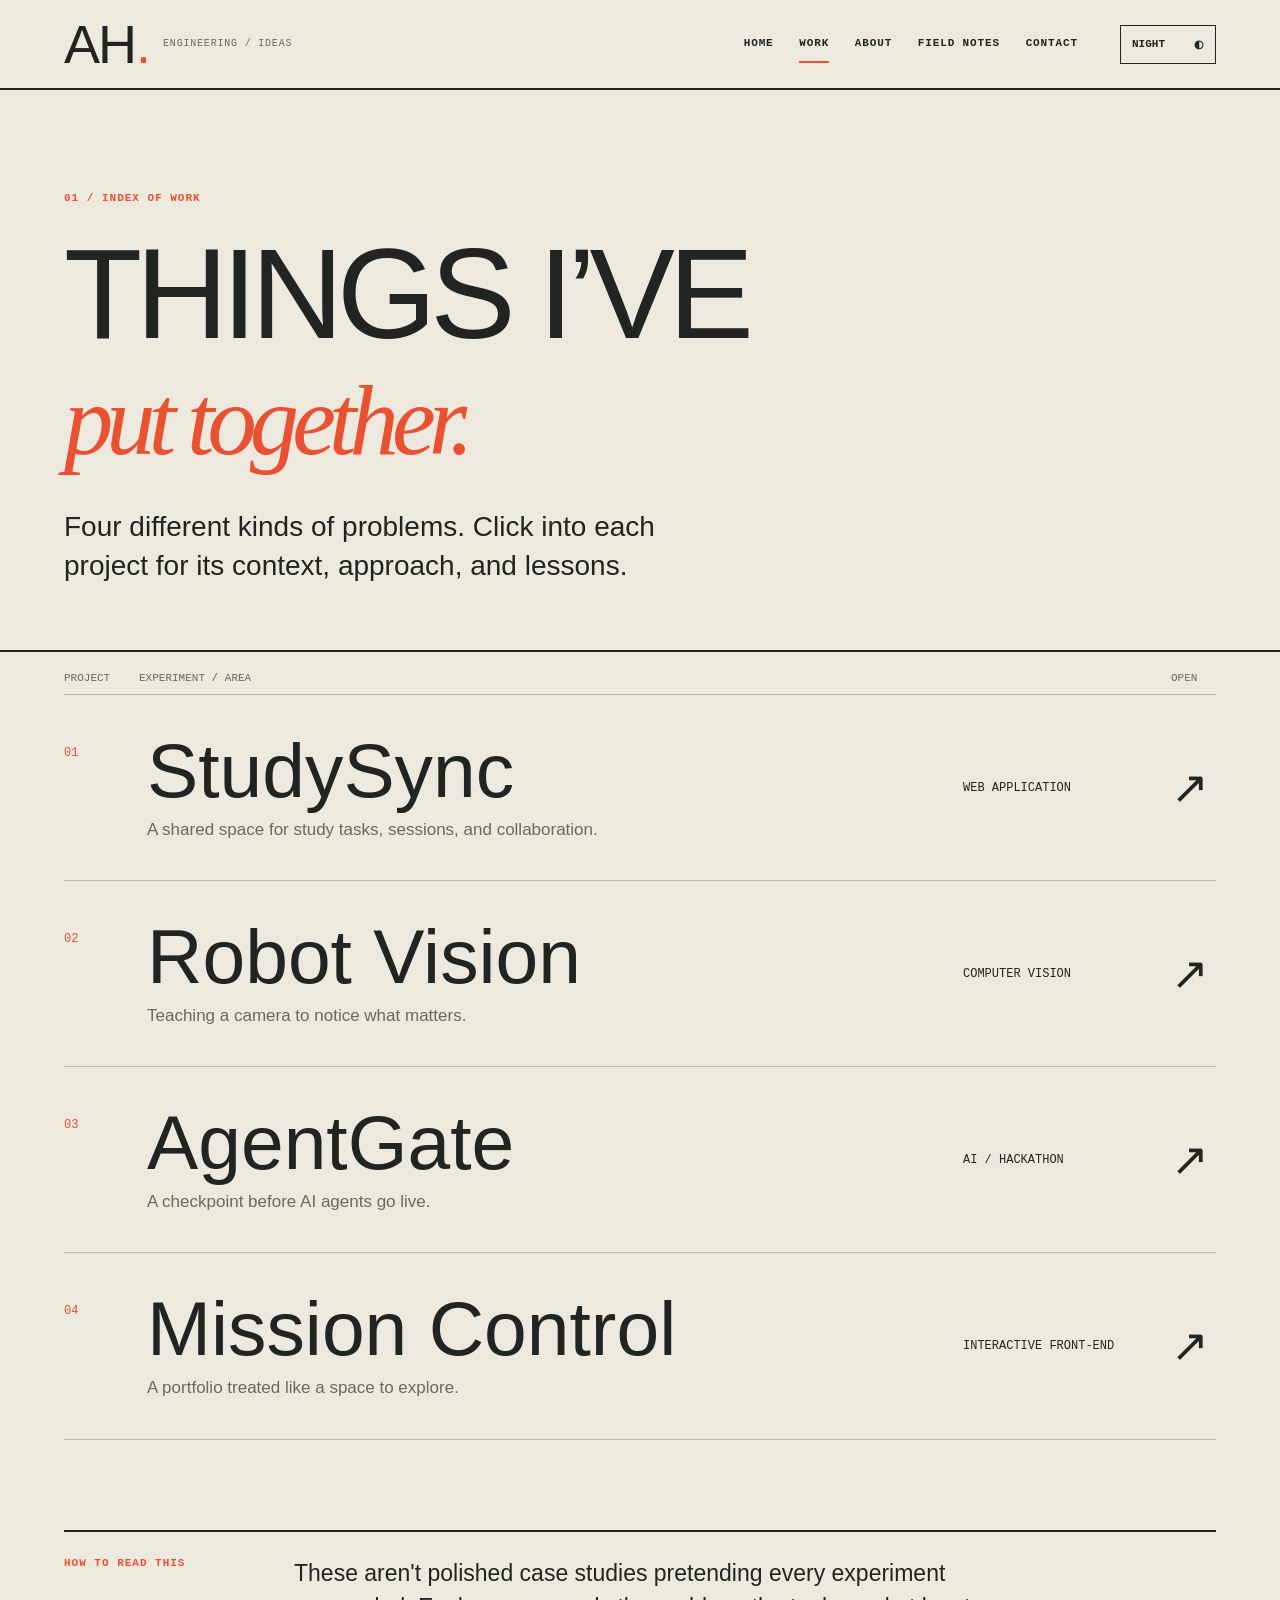
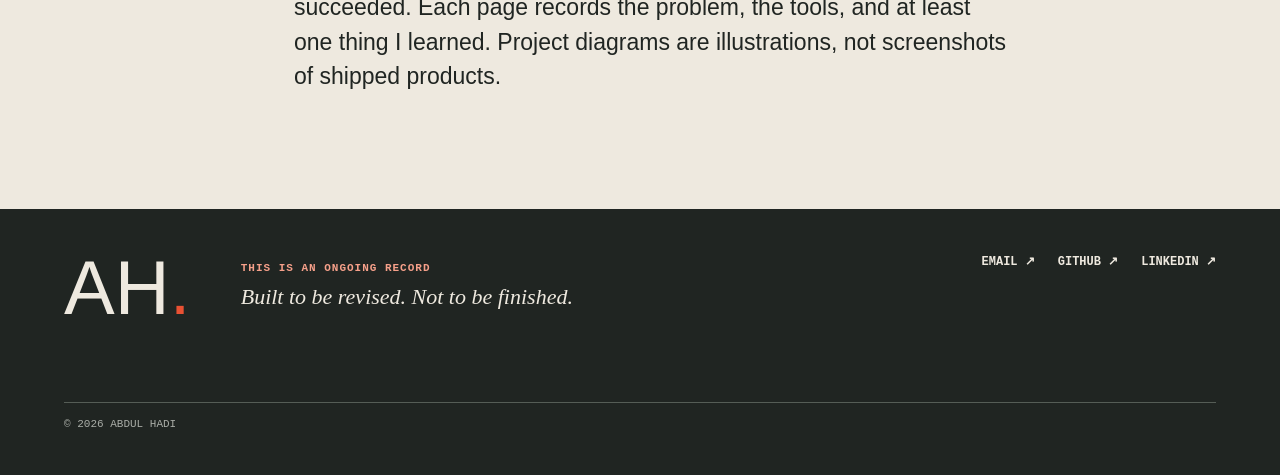
<file: work.html>
<!doctype html>
<html lang="en" data-theme="light">
<head><meta charset="utf-8"><meta name="viewport" content="width=device-width, initial-scale=1">
<meta name="description" content="Abdul Hadi: computer engineering student, projects, experiments, and lessons in software, AI, and robotics.">
<meta name="theme-color" content="#eee9df"><meta property="og:type" content="website"><meta property="og:title" content="Work | Abdul Hadi"><meta property="og:description" content="Computer engineering. Thoughtful experiments, working prototypes, honest reflections.">
<title>Work | Abdul Hadi</title><link rel="icon" href="assets/favicon.svg" type="image/svg+xml"><link rel="stylesheet" href="css/style.css"><script defer src="js/script.js"></script></head>
<body><a class="skip-link" href="#main">Skip to content</a>
<header class="site-header"><div class="site-header-inner"><a class="wordmark" href="index.html" aria-label="Abdul Hadi, home">AH<span class="wordmark-dot">.</span><span class="wordmark-caption">ENGINEERING / IDEAS</span></a><button class="menu-toggle" type="button" aria-expanded="false" aria-controls="main-nav">MENU <span aria-hidden="true">+</span></button><nav id="main-nav" class="main-nav" aria-label="Main navigation"><a href="index.html" >Home</a><a href="work.html" aria-current="page">Work</a><a href="about.html" >About</a><a href="journal.html" >Field notes</a><a href="contact.html" >Contact</a></nav><button class="theme-toggle" type="button" aria-pressed="false" aria-label="Switch to dark theme"><span class="theme-label">NIGHT</span><span aria-hidden="true">◐</span></button></div></header>
<main id="main"><div class="page-heading"><p class="eyebrow">01 / INDEX OF WORK</p><h1>Things I’ve<br><em>put together.</em></h1><p class="page-deck">Four different kinds of problems. Click into each project for its context, approach, and lessons.</p></div><section class="work-index section-shell"><div class="work-index-header"><span>PROJECT</span><span>EXPERIMENT / AREA</span><span>OPEN</span></div><a class="work-entry" href="projects/studysync.html"><span class="work-id">01</span><div class="work-title"><h2>StudySync</h2><p>A shared space for study tasks, sessions, and collaboration.</p></div><span class="work-area">WEB APPLICATION</span><span class="work-go" aria-hidden="true">↗</span></a><a class="work-entry" href="projects/robot-vision.html"><span class="work-id">02</span><div class="work-title"><h2>Robot Vision</h2><p>Teaching a camera to notice what matters.</p></div><span class="work-area">COMPUTER VISION</span><span class="work-go" aria-hidden="true">↗</span></a><a class="work-entry" href="projects/agentgate.html"><span class="work-id">03</span><div class="work-title"><h2>AgentGate</h2><p>A checkpoint before AI agents go live.</p></div><span class="work-area">AI / HACKATHON</span><span class="work-go" aria-hidden="true">↗</span></a><a class="work-entry" href="projects/mission-control.html"><span class="work-id">04</span><div class="work-title"><h2>Mission Control</h2><p>A portfolio treated like a space to explore.</p></div><span class="work-area">INTERACTIVE FRONT-END</span><span class="work-go" aria-hidden="true">↗</span></a><div class="work-explainer"><span class="eyebrow">HOW TO READ THIS</span><p>These aren't polished case studies pretending every experiment succeeded. Each page records the problem, the tools, and at least one thing I learned. Project diagrams are illustrations, not screenshots of shipped products.</p></div></section></main>
<footer class="site-footer"><div class="footer-inner"><a class="footer-signoff" href="index.html">AH<span>.</span></a><div><span class="eyebrow">THIS IS AN ONGOING RECORD</span><p>Built to be revised. Not to be finished.</p></div><div class="footer-links"><a href="mailto:abdulhadi7961@gmail.com">EMAIL ↗</a><a href="https://github.com/hadi-ce04" target="_blank" rel="noopener noreferrer">GITHUB ↗</a><a href="https://www.linkedin.com/in/abdul-hadi-57281732a" target="_blank" rel="noopener noreferrer">LINKEDIN ↗</a></div><span class="footer-copyright">© <span data-year>2026</span> ABDUL HADI</span></div></footer>
</body></html>
</file>
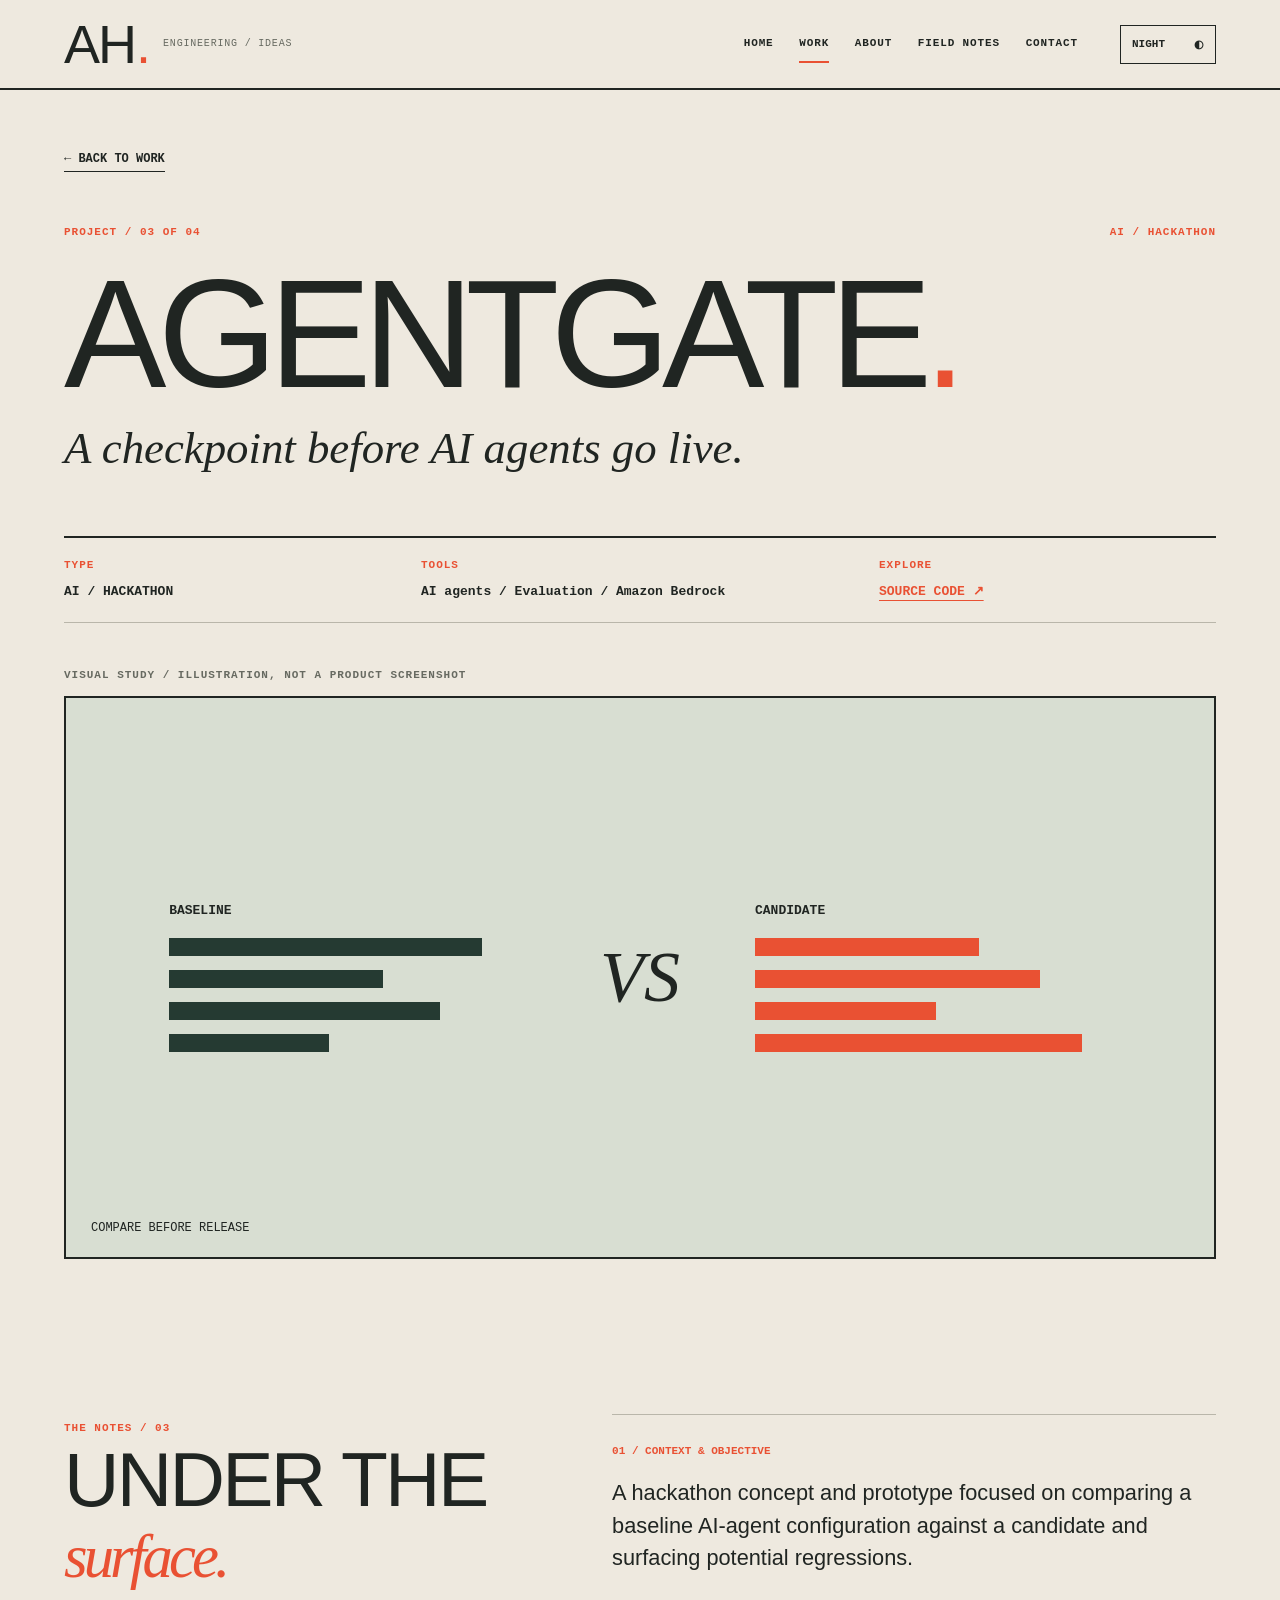
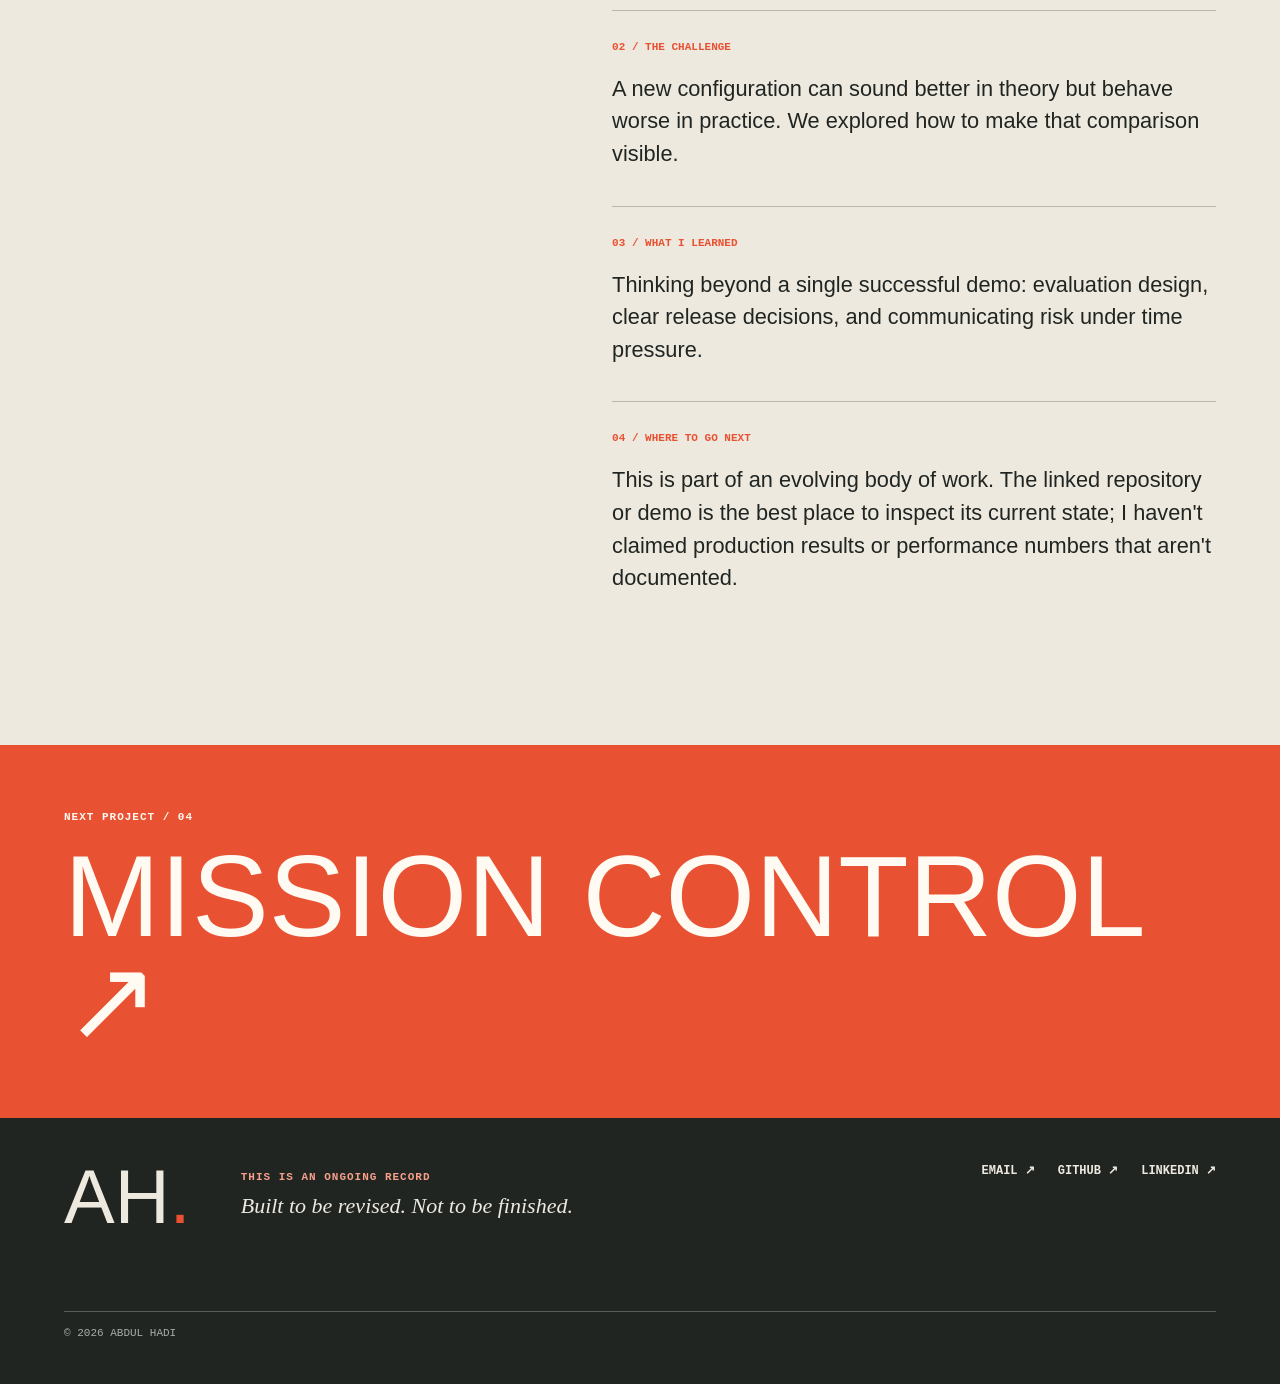
<file: projects/agentgate.html>
<!doctype html>
<html lang="en" data-theme="light">
<head><meta charset="utf-8"><meta name="viewport" content="width=device-width, initial-scale=1">
<meta name="description" content="A checkpoint before AI agents go live.">
<meta name="theme-color" content="#eee9df"><meta property="og:type" content="website"><meta property="og:title" content="AgentGate | Abdul Hadi"><meta property="og:description" content="Computer engineering. Thoughtful experiments, working prototypes, honest reflections.">
<title>AgentGate | Abdul Hadi</title><link rel="icon" href="../assets/favicon.svg" type="image/svg+xml"><link rel="stylesheet" href="../css/style.css"><script defer src="../js/script.js"></script></head>
<body><a class="skip-link" href="#main">Skip to content</a>
<header class="site-header"><div class="site-header-inner"><a class="wordmark" href="../index.html" aria-label="Abdul Hadi, home">AH<span class="wordmark-dot">.</span><span class="wordmark-caption">ENGINEERING / IDEAS</span></a><button class="menu-toggle" type="button" aria-expanded="false" aria-controls="main-nav">MENU <span aria-hidden="true">+</span></button><nav id="main-nav" class="main-nav" aria-label="Main navigation"><a href="../index.html" >Home</a><a href="../work.html" aria-current="page">Work</a><a href="../about.html" >About</a><a href="../journal.html" >Field notes</a><a href="../contact.html" >Contact</a></nav><button class="theme-toggle" type="button" aria-pressed="false" aria-label="Switch to dark theme"><span class="theme-label">NIGHT</span><span aria-hidden="true">◐</span></button></div></header>
<main id="main"><section class="project-header section-shell"><a class="back-link" href="../work.html">← BACK TO WORK</a><div class="project-head-row"><span class="eyebrow">PROJECT / 03 OF 04</span><span class="eyebrow">AI / HACKATHON</span></div><h1>AgentGate<span class="period">.</span></h1><p class="project-tagline">A checkpoint before AI agents go live.</p><div class="project-meta"><div><span class="eyebrow">TYPE</span><strong>AI / HACKATHON</strong></div><div><span class="eyebrow">TOOLS</span><strong>AI agents / Evaluation / Amazon Bedrock</strong></div><div><span class="eyebrow">EXPLORE</span><a href="https://github.com/hadi-ce04/agentgate" target="_blank" rel="noopener noreferrer">SOURCE CODE ↗</a></div></div></section>
<section class="project-art-shell section-shell"><div class="art-note">VISUAL STUDY / ILLUSTRATION, NOT A PRODUCT SCREENSHOT</div><div class="art art-gate"><div class="gate-column"><span>BASELINE</span><div class="gate-bars"><i></i><i></i><i></i><i></i></div></div><div class="gate-separator">VS</div><div class="gate-column"><span>CANDIDATE</span><div class="gate-bars candidate"><i></i><i></i><i></i><i></i></div></div><div class="gate-caption">COMPARE BEFORE RELEASE</div></div></section>
<section class="project-body section-shell"><div class="project-body-label"><span class="eyebrow">THE NOTES / 03</span><h2>Under the<br><em>surface.</em></h2></div><div class="project-story"><div class="story-block"><span>01 / CONTEXT & OBJECTIVE</span><p>A hackathon concept and prototype focused on comparing a baseline AI-agent configuration against a candidate and surfacing potential regressions.</p></div><div class="story-block"><span>02 / THE CHALLENGE</span><p>A new configuration can sound better in theory but behave worse in practice. We explored how to make that comparison visible.</p></div><div class="story-block"><span>03 / WHAT I LEARNED</span><p>Thinking beyond a single successful demo: evaluation design, clear release decisions, and communicating risk under time pressure.</p></div><div class="story-block"><span>04 / WHERE TO GO NEXT</span><p>This is part of an evolving body of work. The linked repository or demo is the best place to inspect its current state; I haven't claimed production results or performance numbers that aren't documented.</p></div></div></section>
<section class="next-work"><span class="eyebrow">NEXT PROJECT / 04</span><a href="mission-control.html">Mission Control <span aria-hidden="true">↗</span></a></section></main>
<footer class="site-footer"><div class="footer-inner"><a class="footer-signoff" href="../index.html">AH<span>.</span></a><div><span class="eyebrow">THIS IS AN ONGOING RECORD</span><p>Built to be revised. Not to be finished.</p></div><div class="footer-links"><a href="mailto:abdulhadi7961@gmail.com">EMAIL ↗</a><a href="https://github.com/hadi-ce04" target="_blank" rel="noopener noreferrer">GITHUB ↗</a><a href="https://www.linkedin.com/in/abdul-hadi-57281732a" target="_blank" rel="noopener noreferrer">LINKEDIN ↗</a></div><span class="footer-copyright">© <span data-year>2026</span> ABDUL HADI</span></div></footer>
</body></html>
</file>
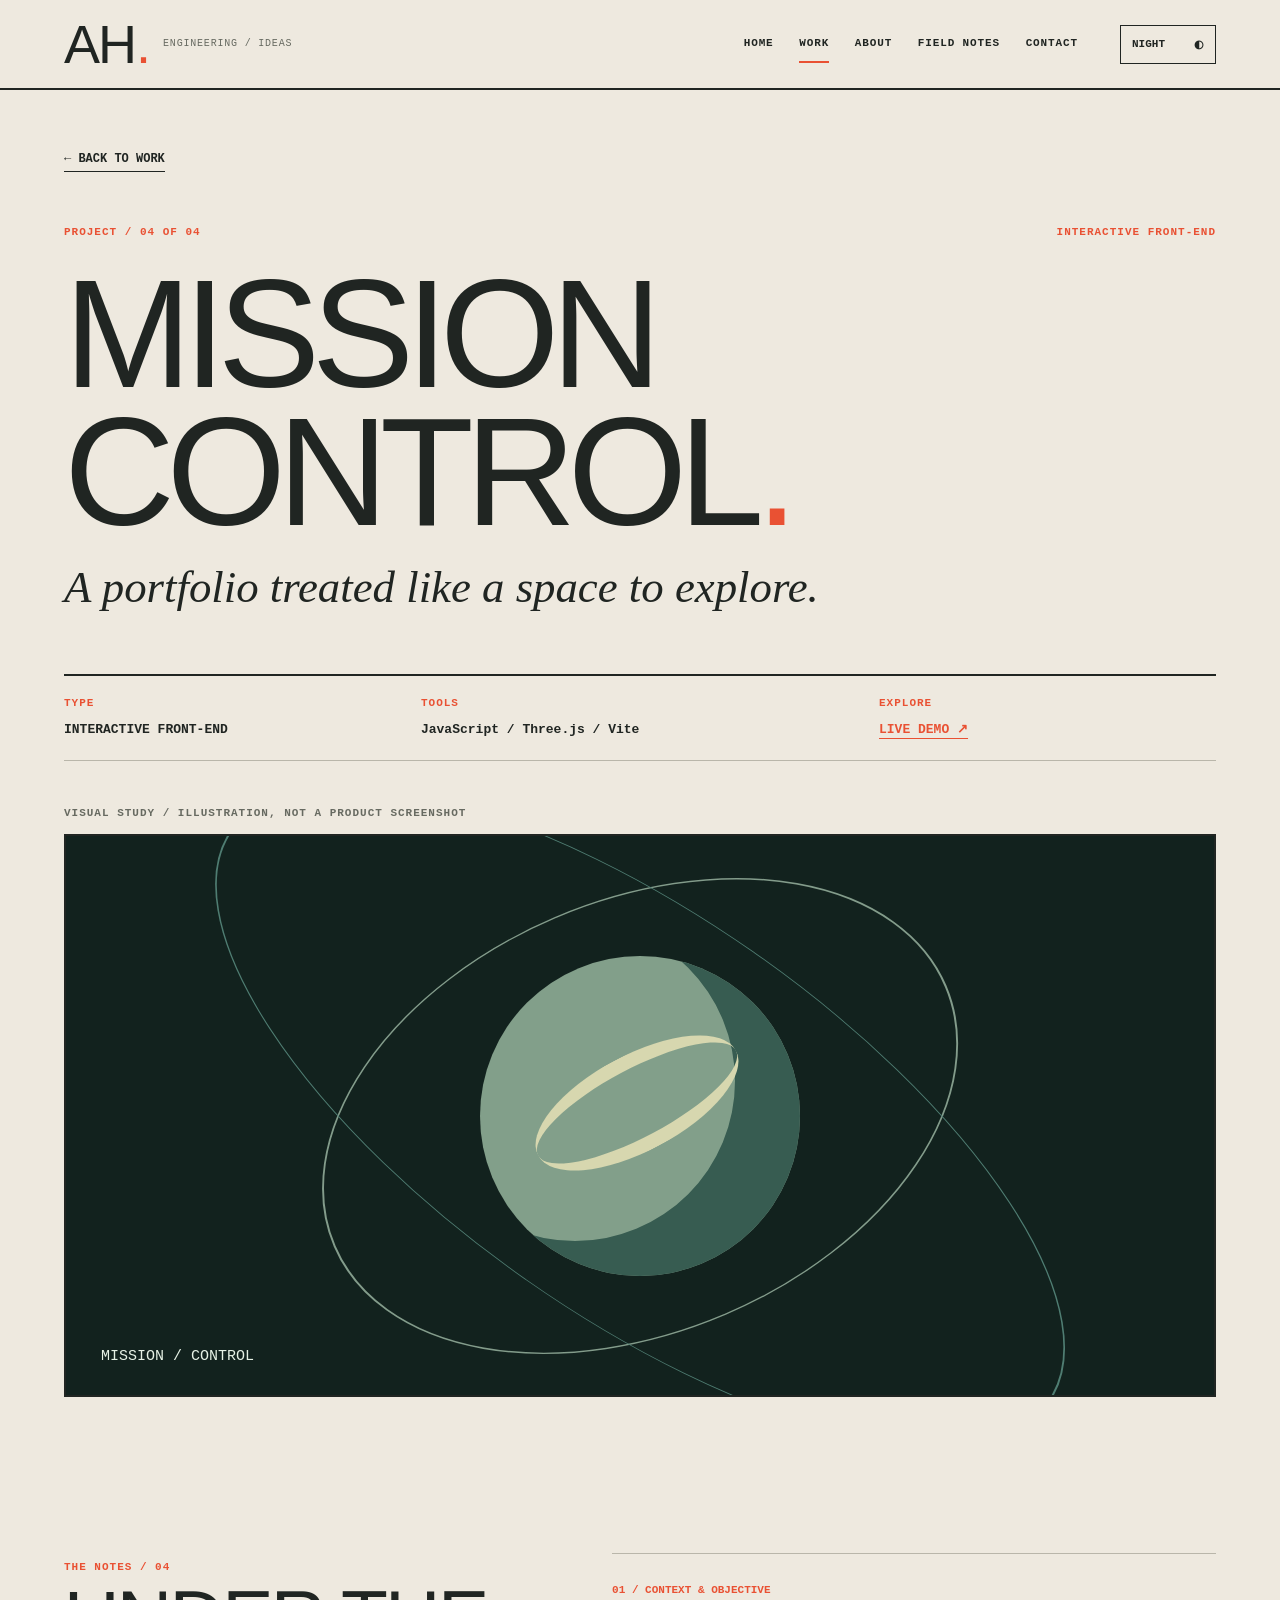
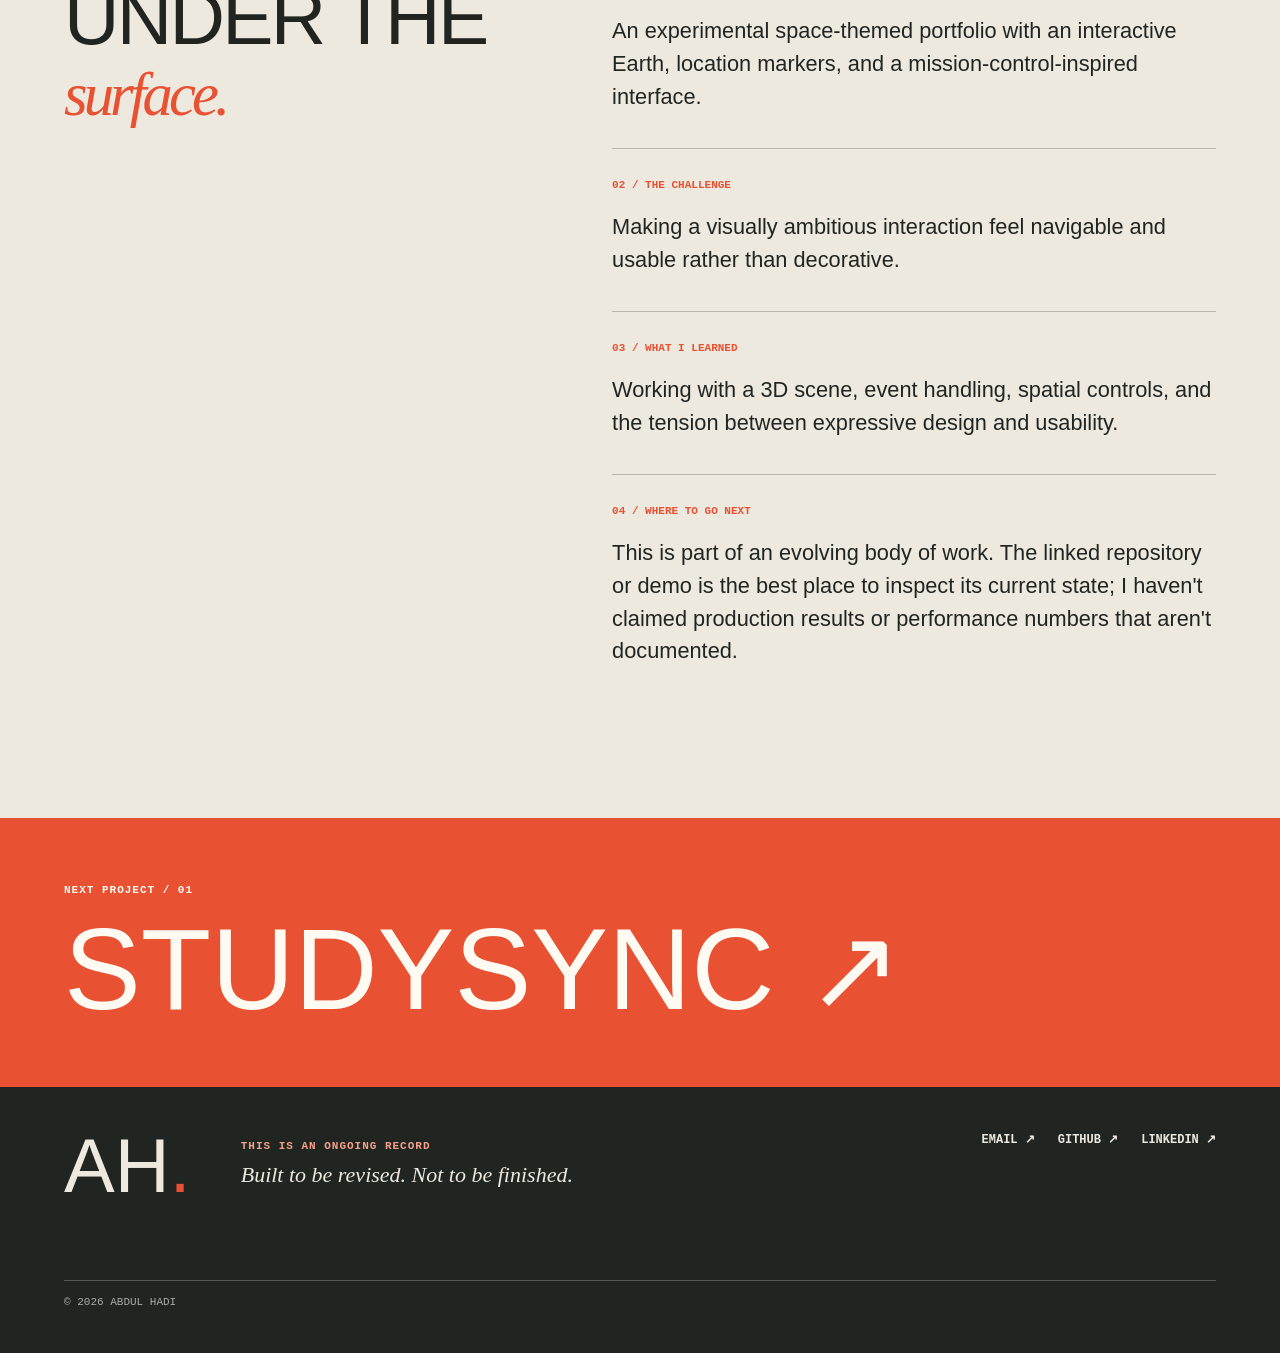
<file: projects/mission-control.html>
<!doctype html>
<html lang="en" data-theme="light">
<head><meta charset="utf-8"><meta name="viewport" content="width=device-width, initial-scale=1">
<meta name="description" content="A portfolio treated like a space to explore.">
<meta name="theme-color" content="#eee9df"><meta property="og:type" content="website"><meta property="og:title" content="Mission Control | Abdul Hadi"><meta property="og:description" content="Computer engineering. Thoughtful experiments, working prototypes, honest reflections.">
<title>Mission Control | Abdul Hadi</title><link rel="icon" href="../assets/favicon.svg" type="image/svg+xml"><link rel="stylesheet" href="../css/style.css"><script defer src="../js/script.js"></script></head>
<body><a class="skip-link" href="#main">Skip to content</a>
<header class="site-header"><div class="site-header-inner"><a class="wordmark" href="../index.html" aria-label="Abdul Hadi, home">AH<span class="wordmark-dot">.</span><span class="wordmark-caption">ENGINEERING / IDEAS</span></a><button class="menu-toggle" type="button" aria-expanded="false" aria-controls="main-nav">MENU <span aria-hidden="true">+</span></button><nav id="main-nav" class="main-nav" aria-label="Main navigation"><a href="../index.html" >Home</a><a href="../work.html" aria-current="page">Work</a><a href="../about.html" >About</a><a href="../journal.html" >Field notes</a><a href="../contact.html" >Contact</a></nav><button class="theme-toggle" type="button" aria-pressed="false" aria-label="Switch to dark theme"><span class="theme-label">NIGHT</span><span aria-hidden="true">◐</span></button></div></header>
<main id="main"><section class="project-header section-shell"><a class="back-link" href="../work.html">← BACK TO WORK</a><div class="project-head-row"><span class="eyebrow">PROJECT / 04 OF 04</span><span class="eyebrow">INTERACTIVE FRONT-END</span></div><h1>Mission Control<span class="period">.</span></h1><p class="project-tagline">A portfolio treated like a space to explore.</p><div class="project-meta"><div><span class="eyebrow">TYPE</span><strong>INTERACTIVE FRONT-END</strong></div><div><span class="eyebrow">TOOLS</span><strong>JavaScript / Three.js / Vite</strong></div><div><span class="eyebrow">EXPLORE</span><a href="https://mission-control-tiqv.vercel.app/" target="_blank" rel="noopener noreferrer">LIVE DEMO ↗</a></div></div></section>
<section class="project-art-shell section-shell"><div class="art-note">VISUAL STUDY / ILLUSTRATION, NOT A PRODUCT SCREENSHOT</div><div class="art art-space"><div class="orbit orbit-one"></div><div class="orbit orbit-two"></div><div class="planet"><div class="planet-line"></div></div><div class="space-label">MISSION / CONTROL</div></div></section>
<section class="project-body section-shell"><div class="project-body-label"><span class="eyebrow">THE NOTES / 04</span><h2>Under the<br><em>surface.</em></h2></div><div class="project-story"><div class="story-block"><span>01 / CONTEXT & OBJECTIVE</span><p>An experimental space-themed portfolio with an interactive Earth, location markers, and a mission-control-inspired interface.</p></div><div class="story-block"><span>02 / THE CHALLENGE</span><p>Making a visually ambitious interaction feel navigable and usable rather than decorative.</p></div><div class="story-block"><span>03 / WHAT I LEARNED</span><p>Working with a 3D scene, event handling, spatial controls, and the tension between expressive design and usability.</p></div><div class="story-block"><span>04 / WHERE TO GO NEXT</span><p>This is part of an evolving body of work. The linked repository or demo is the best place to inspect its current state; I haven't claimed production results or performance numbers that aren't documented.</p></div></div></section>
<section class="next-work"><span class="eyebrow">NEXT PROJECT / 01</span><a href="studysync.html">StudySync <span aria-hidden="true">↗</span></a></section></main>
<footer class="site-footer"><div class="footer-inner"><a class="footer-signoff" href="../index.html">AH<span>.</span></a><div><span class="eyebrow">THIS IS AN ONGOING RECORD</span><p>Built to be revised. Not to be finished.</p></div><div class="footer-links"><a href="mailto:abdulhadi7961@gmail.com">EMAIL ↗</a><a href="https://github.com/hadi-ce04" target="_blank" rel="noopener noreferrer">GITHUB ↗</a><a href="https://www.linkedin.com/in/abdul-hadi-57281732a" target="_blank" rel="noopener noreferrer">LINKEDIN ↗</a></div><span class="footer-copyright">© <span data-year>2026</span> ABDUL HADI</span></div></footer>
</body></html>
</file>
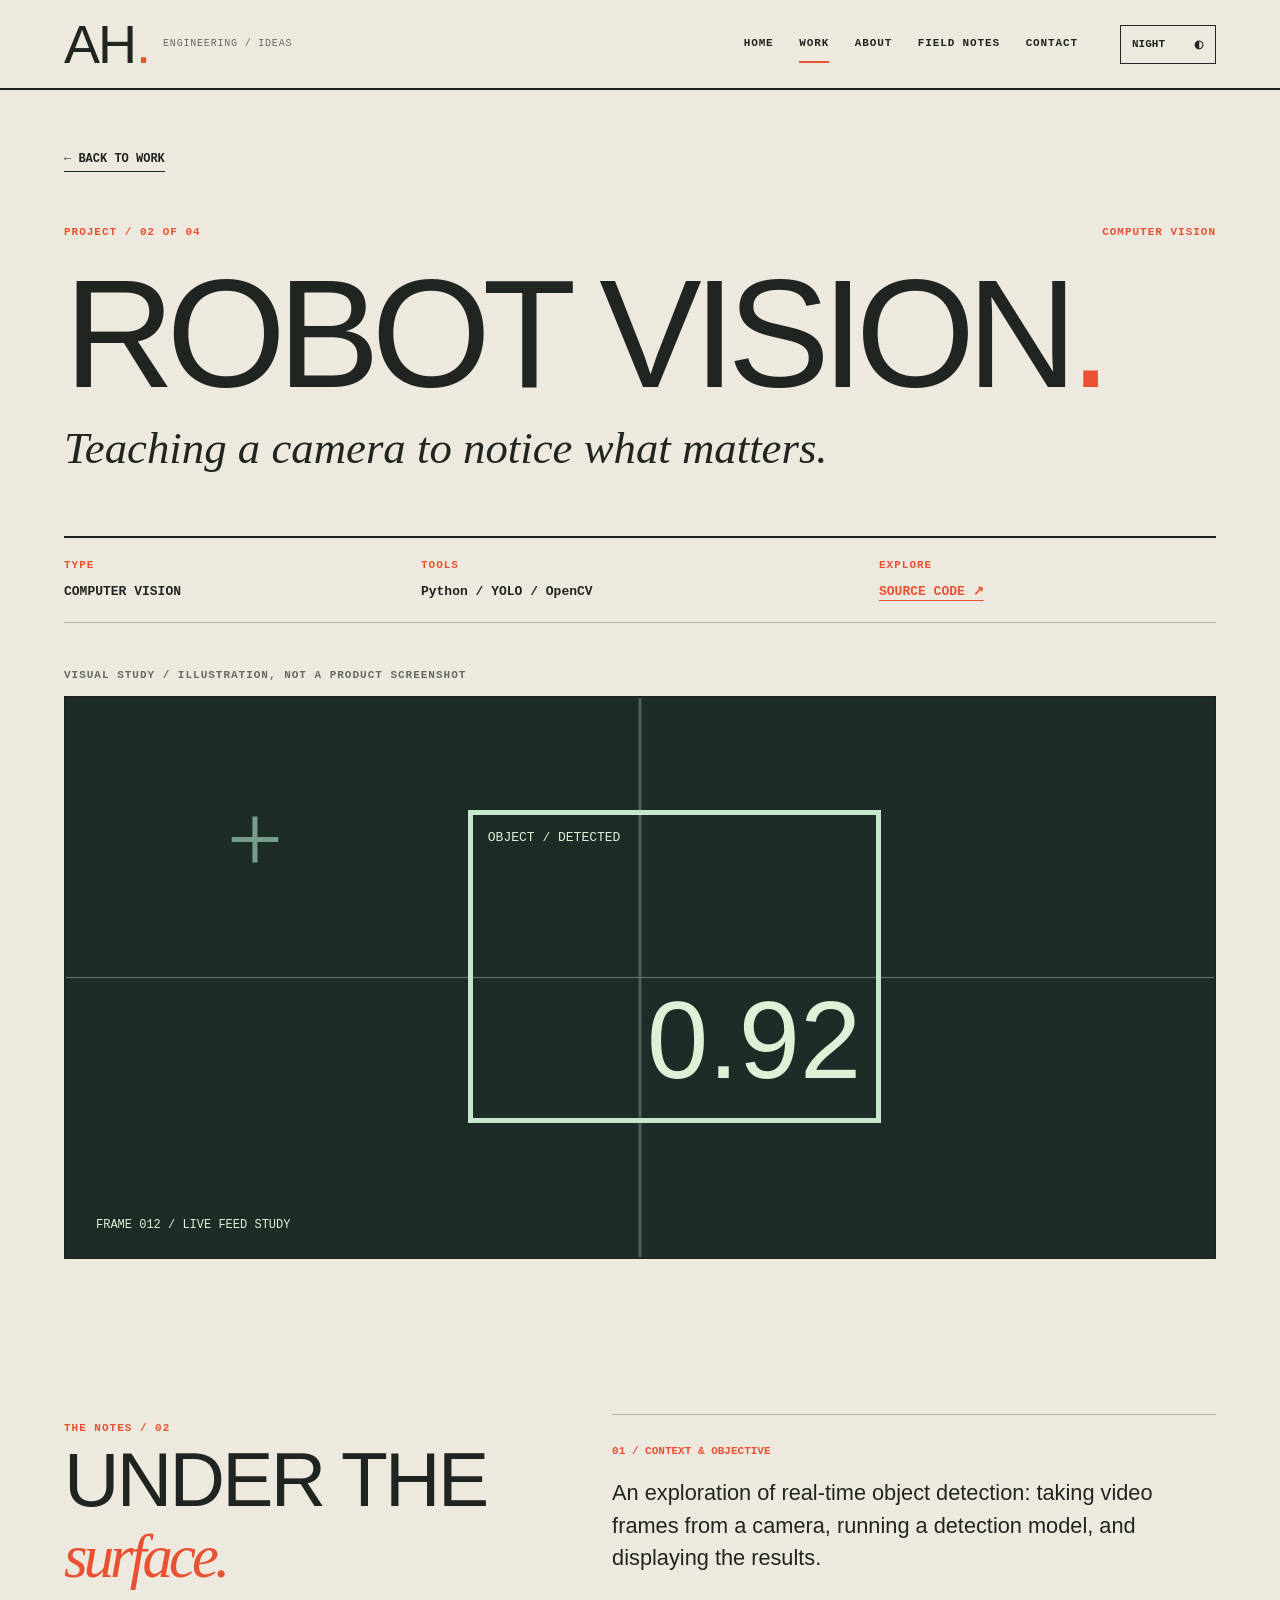
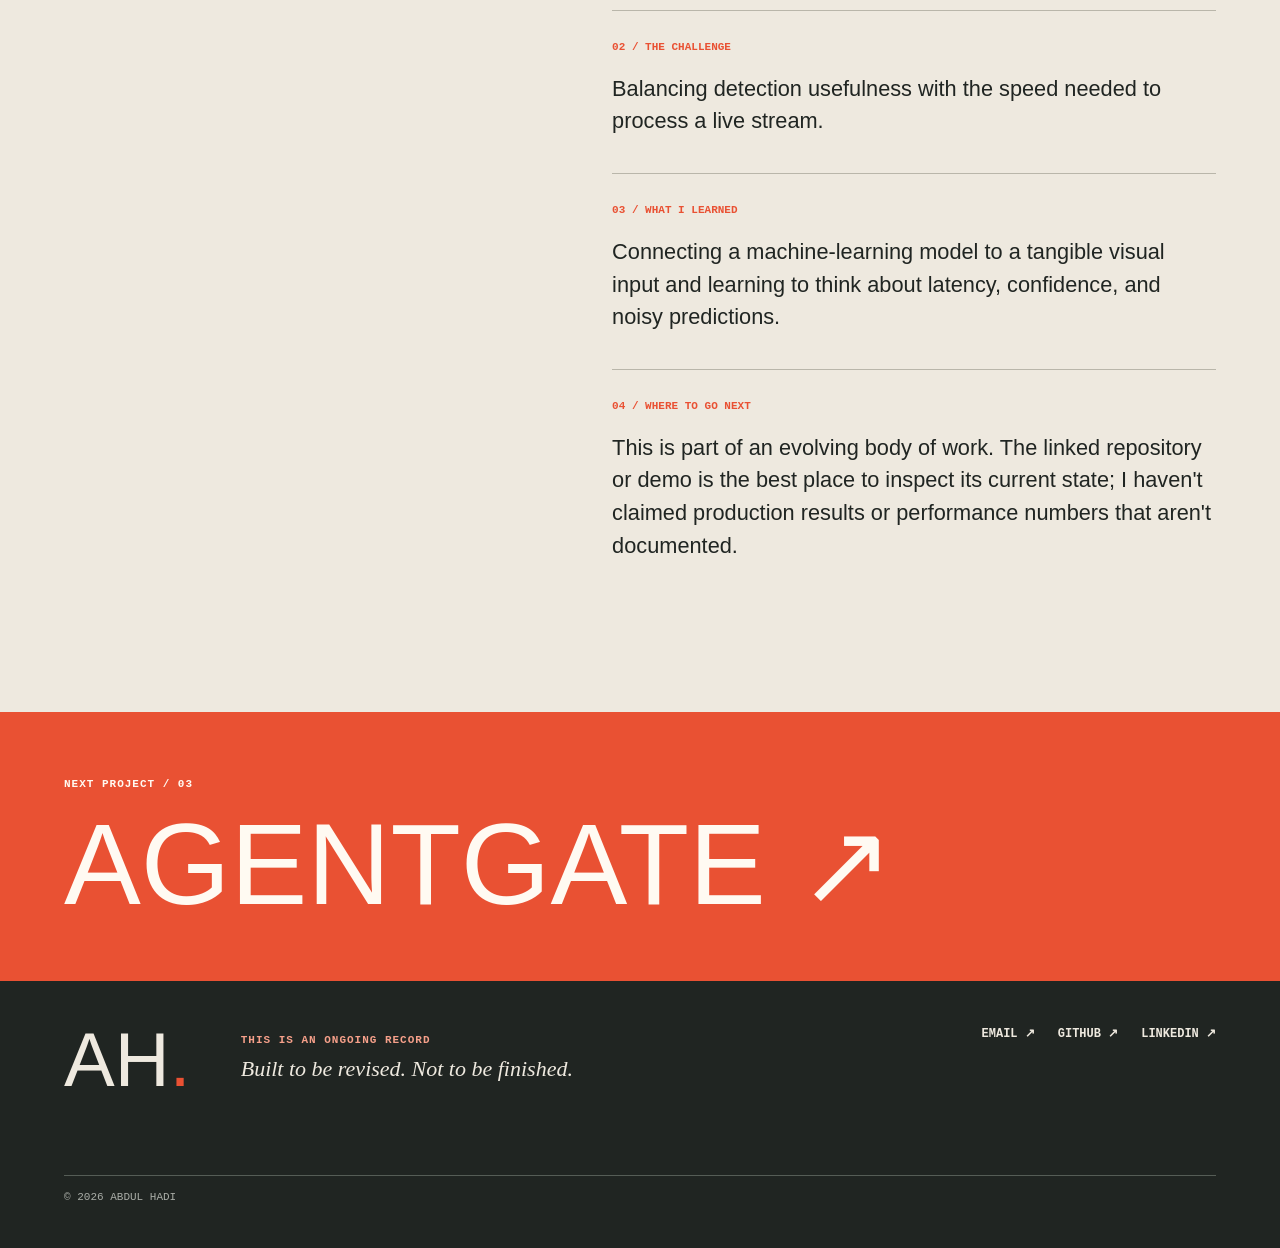
<file: projects/robot-vision.html>
<!doctype html>
<html lang="en" data-theme="light">
<head><meta charset="utf-8"><meta name="viewport" content="width=device-width, initial-scale=1">
<meta name="description" content="Teaching a camera to notice what matters.">
<meta name="theme-color" content="#eee9df"><meta property="og:type" content="website"><meta property="og:title" content="Robot Vision | Abdul Hadi"><meta property="og:description" content="Computer engineering. Thoughtful experiments, working prototypes, honest reflections.">
<title>Robot Vision | Abdul Hadi</title><link rel="icon" href="../assets/favicon.svg" type="image/svg+xml"><link rel="stylesheet" href="../css/style.css"><script defer src="../js/script.js"></script></head>
<body><a class="skip-link" href="#main">Skip to content</a>
<header class="site-header"><div class="site-header-inner"><a class="wordmark" href="../index.html" aria-label="Abdul Hadi, home">AH<span class="wordmark-dot">.</span><span class="wordmark-caption">ENGINEERING / IDEAS</span></a><button class="menu-toggle" type="button" aria-expanded="false" aria-controls="main-nav">MENU <span aria-hidden="true">+</span></button><nav id="main-nav" class="main-nav" aria-label="Main navigation"><a href="../index.html" >Home</a><a href="../work.html" aria-current="page">Work</a><a href="../about.html" >About</a><a href="../journal.html" >Field notes</a><a href="../contact.html" >Contact</a></nav><button class="theme-toggle" type="button" aria-pressed="false" aria-label="Switch to dark theme"><span class="theme-label">NIGHT</span><span aria-hidden="true">◐</span></button></div></header>
<main id="main"><section class="project-header section-shell"><a class="back-link" href="../work.html">← BACK TO WORK</a><div class="project-head-row"><span class="eyebrow">PROJECT / 02 OF 04</span><span class="eyebrow">COMPUTER VISION</span></div><h1>Robot Vision<span class="period">.</span></h1><p class="project-tagline">Teaching a camera to notice what matters.</p><div class="project-meta"><div><span class="eyebrow">TYPE</span><strong>COMPUTER VISION</strong></div><div><span class="eyebrow">TOOLS</span><strong>Python / YOLO / OpenCV</strong></div><div><span class="eyebrow">EXPLORE</span><a href="https://github.com/hadi-ce04/robot-vision-yolo" target="_blank" rel="noopener noreferrer">SOURCE CODE ↗</a></div></div></section>
<section class="project-art-shell section-shell"><div class="art-note">VISUAL STUDY / ILLUSTRATION, NOT A PRODUCT SCREENSHOT</div><div class="art art-vision"><div class="vision-crosshair">+</div><div class="vision-target"><span>OBJECT / DETECTED</span><strong>0.92</strong></div><span class="vision-coordinate">FRAME 012 / LIVE FEED STUDY</span></div></section>
<section class="project-body section-shell"><div class="project-body-label"><span class="eyebrow">THE NOTES / 02</span><h2>Under the<br><em>surface.</em></h2></div><div class="project-story"><div class="story-block"><span>01 / CONTEXT & OBJECTIVE</span><p>An exploration of real-time object detection: taking video frames from a camera, running a detection model, and displaying the results.</p></div><div class="story-block"><span>02 / THE CHALLENGE</span><p>Balancing detection usefulness with the speed needed to process a live stream.</p></div><div class="story-block"><span>03 / WHAT I LEARNED</span><p>Connecting a machine-learning model to a tangible visual input and learning to think about latency, confidence, and noisy predictions.</p></div><div class="story-block"><span>04 / WHERE TO GO NEXT</span><p>This is part of an evolving body of work. The linked repository or demo is the best place to inspect its current state; I haven't claimed production results or performance numbers that aren't documented.</p></div></div></section>
<section class="next-work"><span class="eyebrow">NEXT PROJECT / 03</span><a href="agentgate.html">AgentGate <span aria-hidden="true">↗</span></a></section></main>
<footer class="site-footer"><div class="footer-inner"><a class="footer-signoff" href="../index.html">AH<span>.</span></a><div><span class="eyebrow">THIS IS AN ONGOING RECORD</span><p>Built to be revised. Not to be finished.</p></div><div class="footer-links"><a href="mailto:abdulhadi7961@gmail.com">EMAIL ↗</a><a href="https://github.com/hadi-ce04" target="_blank" rel="noopener noreferrer">GITHUB ↗</a><a href="https://www.linkedin.com/in/abdul-hadi-57281732a" target="_blank" rel="noopener noreferrer">LINKEDIN ↗</a></div><span class="footer-copyright">© <span data-year>2026</span> ABDUL HADI</span></div></footer>
</body></html>
</file>
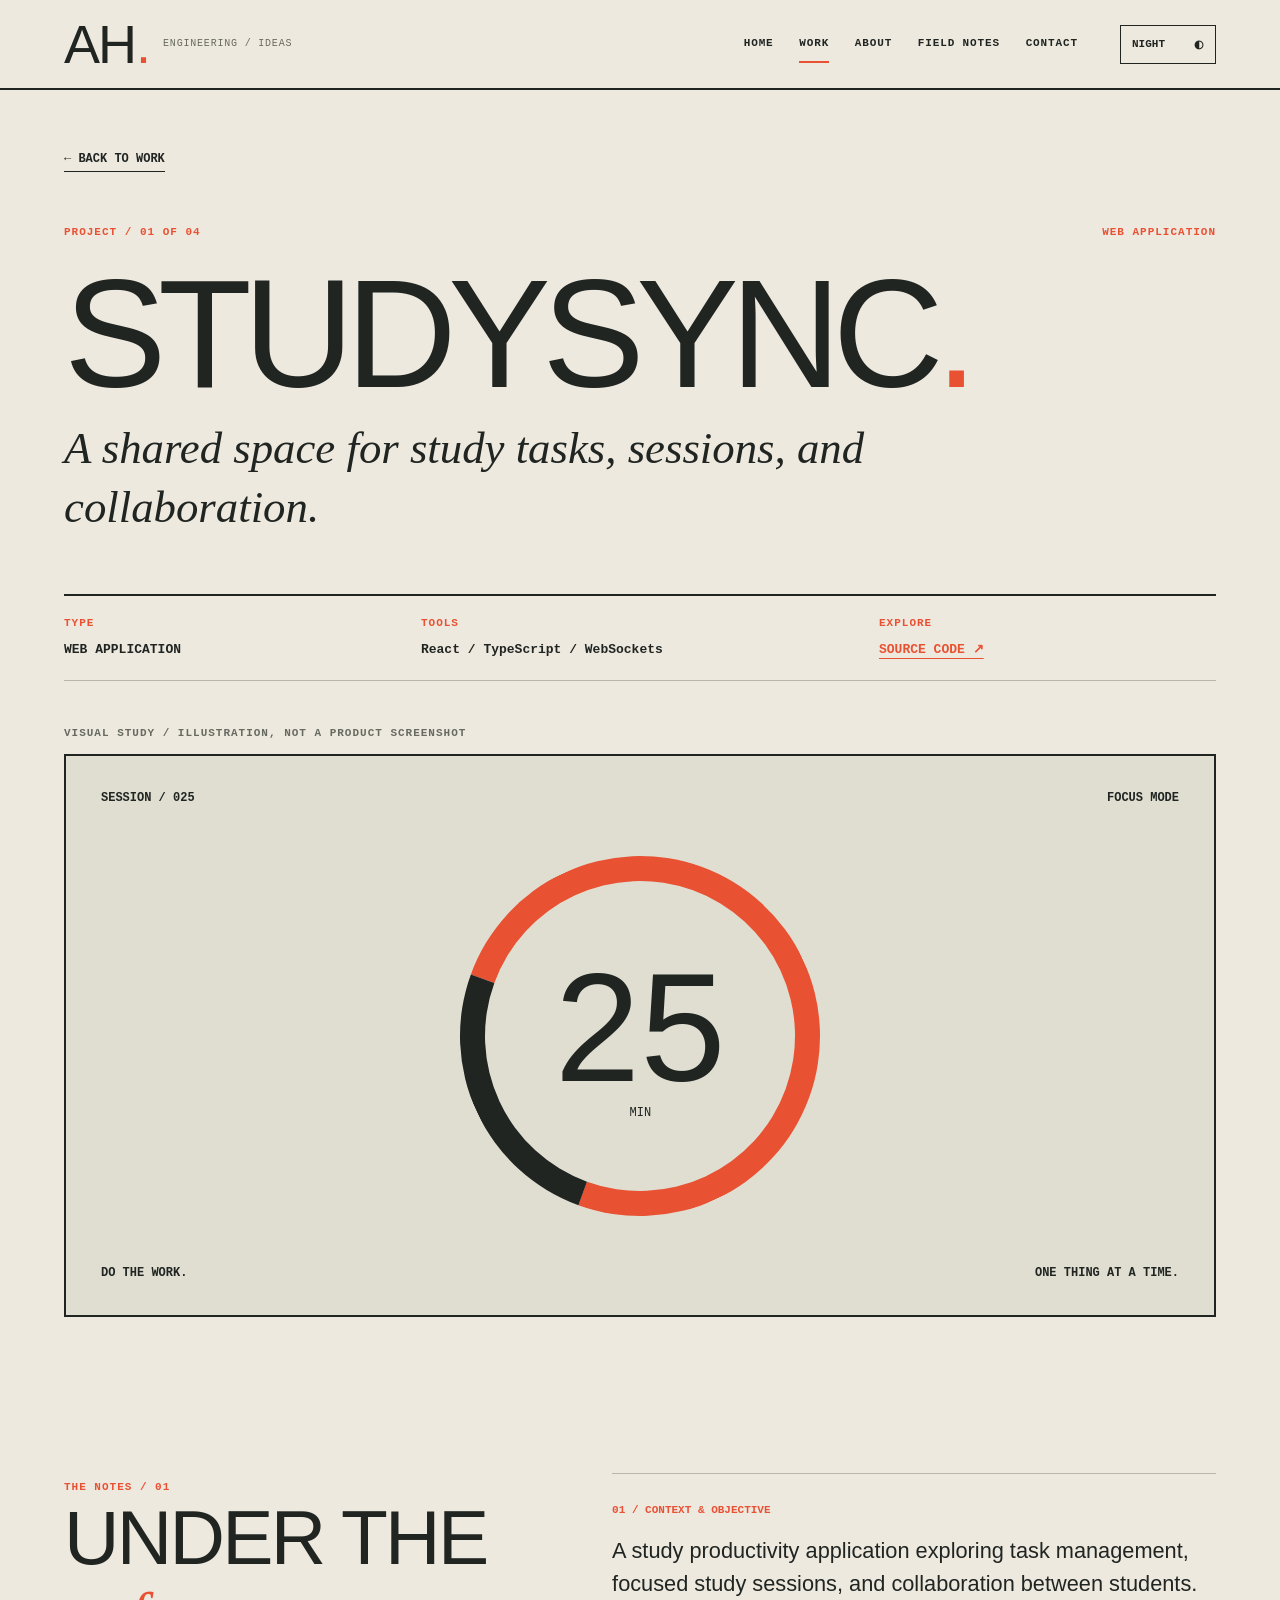
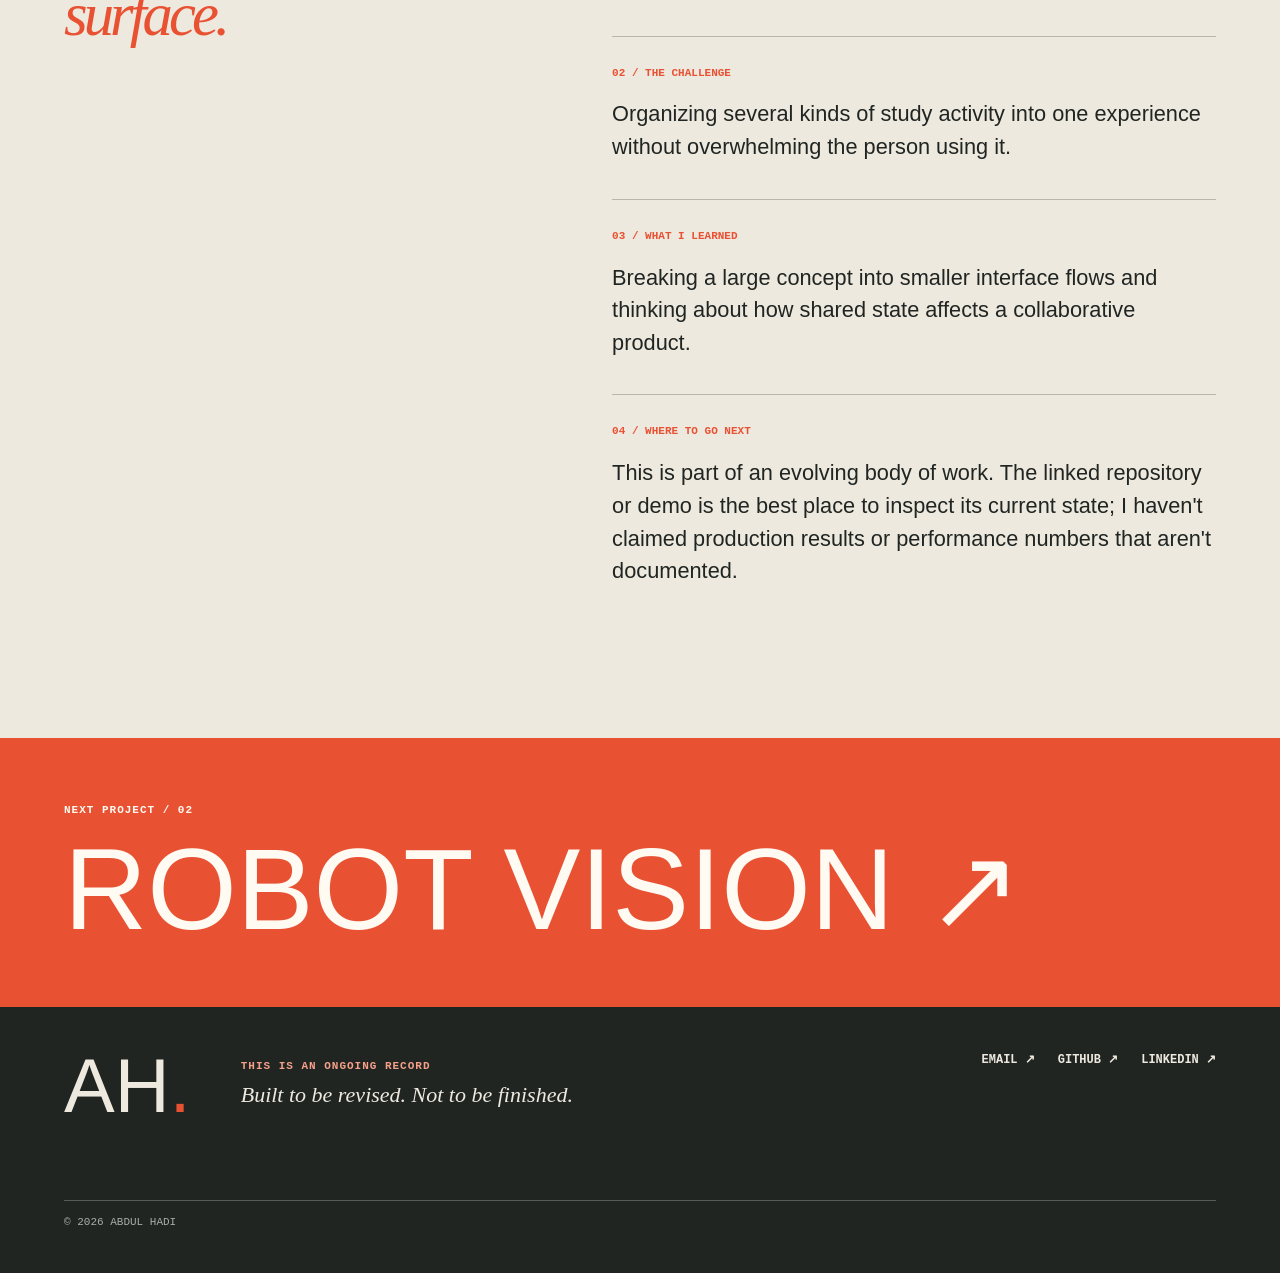
<file: projects/studysync.html>
<!doctype html>
<html lang="en" data-theme="light">
<head><meta charset="utf-8"><meta name="viewport" content="width=device-width, initial-scale=1">
<meta name="description" content="A shared space for study tasks, sessions, and collaboration.">
<meta name="theme-color" content="#eee9df"><meta property="og:type" content="website"><meta property="og:title" content="StudySync | Abdul Hadi"><meta property="og:description" content="Computer engineering. Thoughtful experiments, working prototypes, honest reflections.">
<title>StudySync | Abdul Hadi</title><link rel="icon" href="../assets/favicon.svg" type="image/svg+xml"><link rel="stylesheet" href="../css/style.css"><script defer src="../js/script.js"></script></head>
<body><a class="skip-link" href="#main">Skip to content</a>
<header class="site-header"><div class="site-header-inner"><a class="wordmark" href="../index.html" aria-label="Abdul Hadi, home">AH<span class="wordmark-dot">.</span><span class="wordmark-caption">ENGINEERING / IDEAS</span></a><button class="menu-toggle" type="button" aria-expanded="false" aria-controls="main-nav">MENU <span aria-hidden="true">+</span></button><nav id="main-nav" class="main-nav" aria-label="Main navigation"><a href="../index.html" >Home</a><a href="../work.html" aria-current="page">Work</a><a href="../about.html" >About</a><a href="../journal.html" >Field notes</a><a href="../contact.html" >Contact</a></nav><button class="theme-toggle" type="button" aria-pressed="false" aria-label="Switch to dark theme"><span class="theme-label">NIGHT</span><span aria-hidden="true">◐</span></button></div></header>
<main id="main"><section class="project-header section-shell"><a class="back-link" href="../work.html">← BACK TO WORK</a><div class="project-head-row"><span class="eyebrow">PROJECT / 01 OF 04</span><span class="eyebrow">WEB APPLICATION</span></div><h1>StudySync<span class="period">.</span></h1><p class="project-tagline">A shared space for study tasks, sessions, and collaboration.</p><div class="project-meta"><div><span class="eyebrow">TYPE</span><strong>WEB APPLICATION</strong></div><div><span class="eyebrow">TOOLS</span><strong>React / TypeScript / WebSockets</strong></div><div><span class="eyebrow">EXPLORE</span><a href="https://github.com/hadi-ce04/studysync" target="_blank" rel="noopener noreferrer">SOURCE CODE ↗</a></div></div></section>
<section class="project-art-shell section-shell"><div class="art-note">VISUAL STUDY / ILLUSTRATION, NOT A PRODUCT SCREENSHOT</div><div class="art art-study"><div class="art-top">SESSION / 025 <span>FOCUS MODE</span></div><div class="study-ring"><span>25<small>MIN</small></span></div><div class="art-bottom"><span>DO THE WORK.</span><span>ONE THING AT A TIME.</span></div></div></section>
<section class="project-body section-shell"><div class="project-body-label"><span class="eyebrow">THE NOTES / 01</span><h2>Under the<br><em>surface.</em></h2></div><div class="project-story"><div class="story-block"><span>01 / CONTEXT & OBJECTIVE</span><p>A study productivity application exploring task management, focused study sessions, and collaboration between students.</p></div><div class="story-block"><span>02 / THE CHALLENGE</span><p>Organizing several kinds of study activity into one experience without overwhelming the person using it.</p></div><div class="story-block"><span>03 / WHAT I LEARNED</span><p>Breaking a large concept into smaller interface flows and thinking about how shared state affects a collaborative product.</p></div><div class="story-block"><span>04 / WHERE TO GO NEXT</span><p>This is part of an evolving body of work. The linked repository or demo is the best place to inspect its current state; I haven't claimed production results or performance numbers that aren't documented.</p></div></div></section>
<section class="next-work"><span class="eyebrow">NEXT PROJECT / 02</span><a href="robot-vision.html">Robot Vision <span aria-hidden="true">↗</span></a></section></main>
<footer class="site-footer"><div class="footer-inner"><a class="footer-signoff" href="../index.html">AH<span>.</span></a><div><span class="eyebrow">THIS IS AN ONGOING RECORD</span><p>Built to be revised. Not to be finished.</p></div><div class="footer-links"><a href="mailto:abdulhadi7961@gmail.com">EMAIL ↗</a><a href="https://github.com/hadi-ce04" target="_blank" rel="noopener noreferrer">GITHUB ↗</a><a href="https://www.linkedin.com/in/abdul-hadi-57281732a" target="_blank" rel="noopener noreferrer">LINKEDIN ↗</a></div><span class="footer-copyright">© <span data-year>2026</span> ABDUL HADI</span></div></footer>
</body></html>
</file>
<file: css/style.css>
:root{color-scheme:light;--paper:#eee9df;--paper2:#f6f1e8;--ink:#202522;--muted:#676a61;--line:#b9b6aa;--hot:#e95133;--pine:#253a32;--white:#fffaf2;--heading:Impact,'Arial Narrow','Franklin Gothic Medium',sans-serif;--serif:Georgia,'Times New Roman',serif;--mono:'Courier New',monospace}*{box-sizing:border-box}html{scroll-behavior:smooth}body{margin:0;background:var(--paper);color:var(--ink);font:16px/1.55 Arial,Helvetica,sans-serif}body,header,input,textarea,button{transition:background-color .2s,color .2s,border-color .2s}a{color:inherit;text-decoration:none}button,input,textarea{font:inherit}button{cursor:pointer}::selection{background:var(--hot);color:white}:focus-visible{outline:3px solid var(--hot);outline-offset:5px}.skip-link{position:absolute;z-index:20;top:-100px;left:1rem;padding:1rem;background:var(--white)}.skip-link:focus{top:1rem}.site-header{position:relative;z-index:10;border-bottom:2px solid var(--ink);background:var(--paper)}.site-header-inner{max-width:1600px;margin:auto;min-height:88px;padding:0 clamp(22px,5vw,80px);display:flex;align-items:center;gap:42px}.wordmark{font:54px/.9 var(--heading);letter-spacing:-2px;display:flex;align-items:center;gap:1px;white-space:nowrap}.wordmark-dot,.period{color:var(--hot)}.wordmark-caption{font:10px/1.25 var(--mono);letter-spacing:.08em;max-width:84px;margin-left:13px;color:var(--muted)}.main-nav{display:flex;gap:clamp(15px,2vw,34px);align-items:center;margin-left:auto}.main-nav a{font:700 11px/1.1 var(--mono);text-transform:uppercase;letter-spacing:.08em;padding:12px 0;border-bottom:2px solid transparent}.main-nav a:hover,.main-nav a[aria-current=page]{border-bottom-color:var(--hot)}.theme-toggle{border:1px solid var(--ink);background:transparent;color:var(--ink);min-width:96px;padding:12px 11px;font:700 11px var(--mono);display:flex;justify-content:space-between;gap:14px}.theme-toggle:hover{background:var(--ink);color:var(--paper)}.menu-toggle{display:none}.eyebrow,.micro-label,.hero-index,.hero-prelude,.hero-bottom,.portrait-wrap figcaption,.portrait-stamp,.art-note{font:700 11px/1.4 var(--mono);letter-spacing:.09em;text-transform:uppercase}.eyebrow{color:var(--hot)}.section-shell{max-width:1600px;margin:auto;padding:clamp(70px,9vw,140px) clamp(22px,5vw,80px)}.home-hero{max-width:1600px;margin:auto;padding:0 clamp(22px,5vw,80px)}.hero-index{display:flex;justify-content:space-between;border-bottom:1px solid var(--line);padding:17px 0}.hero-stage{display:grid;grid-template-columns:minmax(0,1.22fr) minmax(0,.78fr);min-height:690px;gap:clamp(20px,4.4vw,80px)}.hero-copy{display:flex;flex-direction:column;align-items:flex-start;justify-content:center;padding:45px 0 70px}.hero-prelude{display:flex;gap:10px;align-items:center;color:var(--muted);margin-bottom:30px}.live-mark{width:10px;height:10px;background:var(--hot);display:inline-block;transform:rotate(45deg)}.hero-copy h1{margin:0 0 24px;font:clamp(115px,13.5vw,255px)/.77 var(--heading);letter-spacing:-.055em;white-space:nowrap}.hero-copy h1 em{font:italic .61em/.8 var(--serif);letter-spacing:-.07em;text-transform:lowercase;display:block;color:var(--hot);margin:2px 0 15px 6%}.hero-intro{font-size:clamp(16px,1.3vw,21px);max-width:480px;margin:18px 0 32px;line-height:1.55}.hero-actions{display:flex;align-items:center;gap:24px;flex-wrap:wrap}.arrow-link{background:var(--hot);color:#fffaf2;padding:17px 20px;font:700 12px var(--mono);display:inline-flex;gap:34px;justify-content:space-between;align-items:center;letter-spacing:.03em;border:2px solid var(--hot)}.arrow-link:hover{background:var(--ink);border-color:var(--ink)}.quiet-link{font:700 12px var(--mono);border-bottom:1px solid var(--ink);padding:8px 0}.portrait-wrap{align-self:stretch;position:relative;min-width:0;margin:0;display:flex;flex-direction:column;padding-top:47px}.portrait-wrap img{width:100%;height:100%;max-height:660px;min-height:520px;object-fit:cover;object-position:center 30%;filter:grayscale(20%);border-radius:0}.portrait-wrap figcaption{display:flex;justify-content:space-between;gap:10px;font-size:9px;padding:11px 0;color:var(--muted)}.portrait-stamp{position:absolute;right:-18px;top:92px;border:2px solid var(--hot);background:var(--hot);color:white;transform:rotate(9deg);padding:18px;font-size:15px;line-height:1.08;letter-spacing:-.05em}.hero-bottom{display:flex;justify-content:space-between;border-top:1px solid var(--line);padding:15px 0 18px;color:var(--muted)}.ticker{overflow:hidden;background:var(--hot);color:var(--white);border-top:2px solid var(--ink);border-bottom:2px solid var(--ink)}.ticker-inner{white-space:nowrap;max-width:1600px;margin:auto;padding:13px 20px;font:clamp(19px,2.4vw,35px)/1 var(--heading);letter-spacing:.035em;word-spacing:.18em}.ticker span{font:26px var(--serif);margin:0 23px;color:var(--ink)}.section-intro{display:grid;grid-template-columns:1fr 1.1fr;gap:25px 50px;align-items:end}.section-intro .eyebrow{grid-column:1/-1}.section-intro h2,.section-label h2,.home-outro h2,.project-body-label h2{font:clamp(60px,7vw,120px)/.92 var(--heading);letter-spacing:-.035em;text-transform:uppercase;margin:5px 0 0}.section-intro h2 em,.section-label h2 em,.home-outro h2 em,.project-body-label h2 em{font:italic .79em var(--serif);letter-spacing:-.065em;text-transform:none;color:var(--hot)}.section-intro>p{font-size:clamp(19px,2vw,26px);max-width:500px;line-height:1.35}.featured-list{margin-top:58px;border-top:2px solid var(--ink)}.featured-item{display:grid;grid-template-columns:90px 1fr 65px;gap:20px;align-items:center;padding:25px 10px;border-bottom:1px solid var(--line)}.work-number{font:16px var(--mono);align-self:start;padding-top:13px}.micro-label{color:var(--hot)}.featured-item h3{font:clamp(41px,5vw,78px)/1 var(--heading);letter-spacing:-.025em;margin:9px 0}.featured-item p{margin:0;color:var(--muted)}.featured-arrow{font:54px var(--serif);justify-self:end;transition:transform .2s}.featured-item:hover{background:var(--paper2)}.featured-item:hover .featured-arrow{transform:translate(6px,-6px)}.text-link{display:inline-block;margin:30px 28px 0 0;padding-bottom:5px;border-bottom:2px solid var(--hot);font:700 12px var(--mono)}.text-link:hover{color:var(--hot)}.statement-panel{position:relative;min-height:540px;background:var(--pine);color:var(--white);overflow:hidden}.statement-inner{max-width:1600px;padding:80px clamp(22px,5vw,80px) 95px;margin:auto}.statement-panel .eyebrow{color:#e9a290}.statement-quote{font:clamp(56px,8vw,128px)/.98 var(--heading);letter-spacing:-.035em;text-transform:uppercase;margin:50px 0 35px}.statement-quote span{text-decoration:line-through;text-decoration-color:var(--hot);text-decoration-thickness:8px}.statement-quote em{color:#e6ad8b;font:italic .87em var(--serif);text-transform:none}.arrow-link-light{border-color:var(--white);background:transparent}.arrow-link-light:hover{background:var(--white);color:var(--pine);border-color:var(--white)}.statement-aside{position:absolute;right:24px;bottom:22px;writing-mode:vertical-rl;font:11px var(--mono);letter-spacing:.1em;opacity:.65}.home-outro{display:grid;grid-template-columns:1.25fr .75fr;gap:60px;align-items:center}.outro-copy p{font-size:clamp(19px,2vw,28px);line-height:1.4}.contact-banner{background:var(--hot);color:var(--white);padding:55px clamp(22px,5vw,80px) 68px;display:grid;grid-template-columns:1fr auto;align-items:end;gap:2px 20px}.contact-banner .eyebrow{grid-column:1/-1;color:var(--paper2)}.contact-banner p{font:clamp(34px,4vw,65px)/1.1 var(--serif);font-style:italic;margin:20px 0 0}.contact-banner a{font:clamp(42px,6vw,90px)/1 var(--heading);letter-spacing:-.025em;border-bottom:3px solid currentColor;white-space:nowrap}.contact-banner a:hover{color:var(--ink)}.site-footer{background:var(--ink);color:var(--paper);padding:45px clamp(22px,5vw,80px)}.footer-inner{max-width:1440px;margin:auto;display:grid;grid-template-columns:auto 1fr auto;gap:20px 50px;align-items:start}.footer-signoff{font:76px/.9 var(--heading)}.footer-signoff span{color:var(--hot)}.site-footer .eyebrow{color:#f6a08a}.footer-inner p{margin:5px 0;font:italic 22px var(--serif)}.footer-links{display:flex;gap:23px;flex-wrap:wrap;font:700 12px var(--mono)}.footer-links a:hover{color:#f8a38b}.footer-copyright{grid-column:1/-1;margin-top:60px;font:11px var(--mono);color:#a9ada7;border-top:1px solid #555d56;padding-top:15px}
/* Interior pages */
.page-heading{max-width:1600px;margin:auto;padding:90px clamp(22px,5vw,80px) 65px;border-bottom:2px solid var(--ink)}.page-heading h1{font:clamp(75px,10vw,170px)/.9 var(--heading);text-transform:uppercase;letter-spacing:-.05em;margin:30px 0}.page-heading h1 em{font:italic .77em var(--serif);text-transform:none;color:var(--hot);letter-spacing:-.07em}.page-deck{font-size:clamp(18px,2.3vw,28px);max-width:660px;line-height:1.4;margin:30px 0 0}.work-index{padding-top:20px}.work-index-header{display:grid;grid-template-columns:75px 1fr 200px 45px;border-bottom:1px solid var(--line);font:11px var(--mono);color:var(--muted);padding-bottom:10px}.work-index-header span:nth-child(2){grid-column:2/4}.work-entry{display:grid;grid-template-columns:75px minmax(0,1fr) 200px 45px;gap:8px;align-items:center;border-bottom:1px solid var(--line);padding:37px 0}.work-entry:hover{background:var(--paper2)}.work-id,.work-area{font:12px var(--mono)}.work-id{align-self:start;padding-top:14px;color:var(--hot)}.work-title h2{font:clamp(50px,6vw,95px)/1 var(--heading);margin:0}.work-title p{font-size:17px;color:var(--muted);margin:8px 0 0}.work-go{font:45px var(--serif);transition:transform .2s}.work-entry:hover .work-go{transform:translate(5px,-5px)}.work-explainer{display:grid;grid-template-columns:200px 1fr;gap:30px;border-top:2px solid var(--ink);margin-top:90px;padding-top:24px}.work-explainer p{max-width:720px;font-size:23px;line-height:1.5;margin:0}.project-header{padding-top:55px;padding-bottom:45px}.back-link{font:700 12px var(--mono);border-bottom:1px solid var(--ink);padding-bottom:5px}.project-head-row{display:flex;justify-content:space-between;gap:20px;margin-top:55px}.project-header h1{font:clamp(85px,12vw,185px)/.9 var(--heading);letter-spacing:-.055em;text-transform:uppercase;margin:25px 0 16px}.project-tagline{font:italic clamp(23px,3.5vw,48px)/1.3 var(--serif);max-width:850px;margin:0 0 58px}.project-meta{border-top:2px solid var(--ink);border-bottom:1px solid var(--line);padding:20px 0;display:grid;grid-template-columns:1fr 1.3fr 1fr;gap:20px}.project-meta>div{display:grid;gap:9px}.project-meta strong,.project-meta a{font:700 13px/1.5 var(--mono)}.project-meta a{color:var(--hot);text-decoration:underline;text-underline-offset:5px}.project-art-shell{padding-top:0;padding-bottom:40px}.art-note{margin-bottom:13px;color:var(--muted)}.art{height:clamp(310px,44vw,580px);position:relative;overflow:hidden;border:2px solid var(--ink)}.art-study{background:#dfded0;padding:35px;display:flex;flex-direction:column;justify-content:space-between}.art-top,.art-bottom{display:flex;justify-content:space-between;font:700 12px var(--mono);gap:15px}.study-ring{border:clamp(13px,2vw,28px) solid var(--hot);border-left-color:var(--ink);border-radius:50%;width:clamp(180px,29vw,360px);height:clamp(180px,29vw,360px);margin:auto;display:grid;place-items:center;transform:rotate(-25deg)}.study-ring span{font:clamp(85px,12vw,160px)/1 var(--heading);transform:rotate(25deg)}.study-ring small{font:12px var(--mono);display:block;text-align:center}.art-vision{background:#1d2c27;background-image:linear-gradient(transparent 49.8%,#587267 50%,transparent 50.2%),linear-gradient(90deg,transparent 49.8%,#587267 50%,transparent 50.2%);color:#dcf1d6}.vision-crosshair{position:absolute;top:15%;left:14%;font:100px var(--serif);color:#789d88}.vision-target{position:absolute;top:20%;left:35%;width:36%;height:56%;border:5px solid #c5e7cb;display:flex;flex-direction:column;justify-content:space-between;padding:15px;font:13px var(--mono)}.vision-target strong{font:clamp(60px,9vw,110px) var(--heading);align-self:flex-end}.vision-coordinate{position:absolute;bottom:25px;left:30px;font:12px var(--mono)}.art-gate{background:#d8ded2;display:flex;align-items:center;justify-content:center;gap:clamp(12px,6vw,75px)}.gate-column{width:31%;display:flex;flex-direction:column;gap:20px;font:700 13px var(--mono)}.gate-bars{display:flex;flex-direction:column;gap:14px}.gate-bars i{height:18px;width:88%;background:var(--pine);display:block}.gate-bars i:nth-child(2){width:60%}.gate-bars i:nth-child(3){width:76%}.gate-bars i:nth-child(4){width:45%}.gate-bars.candidate i{background:var(--hot)}.gate-bars.candidate i:nth-child(1){width:63%}.gate-bars.candidate i:nth-child(2){width:80%}.gate-bars.candidate i:nth-child(3){width:51%}.gate-bars.candidate i:nth-child(4){width:92%}.gate-separator{font:italic clamp(32px,6vw,72px) var(--serif)}.gate-caption{position:absolute;bottom:22px;left:25px;font:12px var(--mono)}.art-space{background:#12221e}.orbit{position:absolute;width:58%;aspect-ratio:1;border:2px solid #839c8b;border-radius:50%;left:50%;top:50%;transform:translate(-50%,-50%) rotate(-23deg) scaleY(.65)}.orbit-two{width:87%;transform:translate(-50%,-50%) rotate(35deg) scaleY(.4);border-color:#4f7d72}.planet{position:absolute;top:50%;left:50%;transform:translate(-50%,-50%);width:clamp(150px,25vw,320px);aspect-ratio:1;border-radius:50%;background:#829f8a;box-shadow:inset -65px -35px 0 #375c51}.planet-line{position:absolute;width:70%;height:30%;top:31%;left:14%;border:14px solid #d7d7af;border-left:0;border-right:0;transform:rotate(-28deg);border-radius:50%}.space-label{position:absolute;left:35px;bottom:30px;color:#e6f1e5;font:15px var(--mono)}.project-body{display:grid;grid-template-columns:1fr 1.25fr;gap:65px}.project-body-label h2{font-size:clamp(60px,6vw,100px)}.story-block{border-top:1px solid var(--line);padding:22px 0 35px}.story-block>span{font:700 11px var(--mono);color:var(--hot)}.story-block p{font-size:clamp(19px,1.7vw,25px);max-width:690px;line-height:1.5;margin:15px 0 0}.next-work{background:var(--hot);padding:65px clamp(22px,5vw,80px);color:var(--white);display:grid;gap:20px}.next-work .eyebrow{color:var(--white)}.next-work a{font:clamp(65px,9vw,140px)/.9 var(--heading);text-transform:uppercase}.next-work a:hover{color:var(--ink)}.about-layout{display:grid;grid-template-columns:.7fr 1fr;gap:clamp(45px,8vw,130px)}.about-photo img{display:block;width:100%;max-height:650px;object-fit:cover;object-position:center 30%;filter:grayscale(35%)}.about-photo>span{font:11px var(--mono);display:block;padding-top:12px;color:var(--muted)}.about-writing h2{font:clamp(50px,6vw,100px)/.9 var(--heading);text-transform:uppercase;margin:25px 0}.about-writing>p{font-size:clamp(18px,1.7vw,24px);line-height:1.6}.about-quote{font:italic clamp(27px,3vw,42px) var(--serif);border-top:2px solid var(--hot);padding-top:30px;margin-top:50px}.education,.toolroom{border-top:2px solid var(--ink);display:grid;grid-template-columns:.85fr 1.15fr;gap:45px}.section-label h2{font-size:clamp(50px,5vw,87px)}.education-row{display:grid;grid-template-columns:80px 1fr auto;gap:20px;border-bottom:1px solid var(--line);padding:25px 0}.education-row>span{font:11px var(--mono);padding-top:9px;color:var(--muted)}.education-row h3{font:clamp(34px,3vw,54px)/1 var(--heading);margin:0}.education-row p{font-size:17px;line-height:1.5;max-width:460px}.education-row p:first-of-type{font-weight:700}.tool-lines>div{border-top:1px solid var(--line);padding:20px 0;display:grid;grid-template-columns:170px 1fr;gap:20px}.tool-lines h3{font:700 13px var(--mono);margin:0}.tool-lines p{margin:0;font-size:18px}.tool-disclaimer{grid-column:2;color:var(--muted);font-size:13px}.about-end{background:var(--pine);color:var(--white);padding:70px clamp(22px,5vw,80px);display:flex;justify-content:space-between;align-items:center;gap:30px}.about-end span{font:12px var(--mono)}.about-end a{font:clamp(40px,6vw,78px)/1 var(--heading);border-bottom:3px solid var(--white)}.journal-intro{display:grid;grid-template-columns:200px minmax(0,1fr);gap:40px;border-bottom:2px solid var(--ink);padding-bottom:75px}.journal-intro p{font:italic clamp(25px,3vw,45px)/1.4 var(--serif);max-width:900px;margin:0}.journal-timeline{padding-top:0}.journal-entry{display:grid;grid-template-columns:220px 1fr;gap:50px;padding:70px 0;border-bottom:1px solid var(--line)}.journal-date{display:flex;flex-direction:column;gap:14px;font:11px var(--mono)}.journal-date strong{font:clamp(47px,5vw,75px)/1 var(--heading)}.journal-content h2{font:clamp(51px,6vw,89px)/1 var(--heading);letter-spacing:-.02em;margin:0 0 24px}.journal-content p{max-width:690px;font-size:19px;line-height:1.6}.journal-content .journal-lead{font:italic clamp(24px,2.5vw,37px)/1.35 var(--serif)}.journal-learned{border-left:5px solid var(--hot);padding-left:22px;margin:35px 0}.journal-learned span{font:700 11px var(--mono);color:var(--hot)}.journal-learned p{font-size:17px;margin:8px 0}.journal-content>a{font:700 12px var(--mono);border-bottom:1px solid var(--ink)}.journal-closing{background:var(--pine);color:var(--white);padding:90px clamp(22px,5vw,80px)}.journal-closing p{font:italic clamp(36px,6vw,78px) var(--serif);margin:25px 0}.journal-closing a{font:700 13px var(--mono);border-bottom:1px solid white}.contact-layout{display:grid;grid-template-columns:.9fr 1.1fr;gap:clamp(45px,7vw,120px)}.contact-email{font:clamp(24px,2.5vw,39px)/1.2 var(--serif);display:block;overflow-wrap:anywhere;border-bottom:2px solid var(--ink);padding:25px 0}.contact-intro>p{font-size:21px;max-width:450px;margin:40px 0}.contact-social{display:flex;justify-content:space-between;font:700 13px var(--mono);border-top:1px solid var(--line);padding:21px 0;max-width:460px}.form-wrap{border-top:3px solid var(--hot);padding-top:30px}.form-field{display:grid;gap:9px;margin-top:28px}.form-field label{font:700 12px var(--mono)}.form-field input,.form-field textarea{background:transparent;color:var(--ink);border:0;border-bottom:1px solid var(--line);border-radius:0;padding:11px 2px;resize:vertical;width:100%;font-size:18px}.form-field input:focus,.form-field textarea:focus{outline:none;border-bottom:3px solid var(--hot)}.submit-button{background:var(--hot);color:white;border:2px solid var(--hot);padding:20px 25px;margin-top:35px;font:700 12px var(--mono);width:100%;display:flex;justify-content:space-between}.submit-button:hover{background:var(--ink);border-color:var(--ink)}.form-explain{font-size:13px;color:var(--muted);max-width:500px;line-height:1.6}.form-status{font-weight:700;font-size:14px}.contact-final{margin-top:40px}
/* Alternate palette */
html[data-theme="dark"]{color-scheme:dark;--paper:#202821;--paper2:#2d362e;--ink:#ede8dc;--muted:#c1c3b7;--line:#596358;--hot:#ff795c;--pine:#101b16;--white:#fff7ea}html[data-theme="dark"] .portrait-wrap img,html[data-theme="dark"] .about-photo img{filter:grayscale(25%)}html[data-theme="dark"] .art-study{background:#c5c6b7;color:#202522}html[data-theme="dark"] .art-gate{color:#202522}html[data-theme="dark"] .site-footer{background:#111915}html[data-theme="dark"] .theme-toggle:hover{background:var(--ink);color:var(--paper)}
@media(max-width:1050px){.site-header-inner{gap:20px}.wordmark-caption{display:none}.hero-copy h1{font-size:clamp(95px,13.5vw,160px)}.hero-stage{min-height:610px}.portrait-wrap img{min-height:430px}.education-row{grid-template-columns:72px 1fr}.education-row>span:last-child{grid-column:2}.work-entry{grid-template-columns:55px 1fr 140px 35px}.work-index-header{grid-template-columns:55px 1fr 140px 35px}}
@media(max-width:760px){.site-header-inner{min-height:72px;gap:16px}.wordmark{font-size:46px}.menu-toggle{display:flex;gap:20px;margin-left:auto;background:transparent;border:0;color:var(--ink);padding:10px;font:700 12px var(--mono)}.main-nav{display:none;position:absolute;top:100%;left:0;right:0;background:var(--paper);border-bottom:2px solid var(--ink);padding:20px clamp(22px,5vw,80px);flex-direction:column;align-items:stretch;gap:0;box-shadow:0 14px 20px #0001}.main-nav.open{display:flex}.main-nav a{padding:17px 0;border-bottom:1px solid var(--line);font-size:14px}.theme-toggle{min-width:auto}.theme-label{display:none}.hero-stage{grid-template-columns:1fr;gap:0}.hero-copy{padding:70px 0 40px}.hero-copy h1{font-size:clamp(95px,20vw,180px)}.portrait-wrap{padding:10px 0 0;width:min(100%,540px);justify-self:end}.portrait-wrap img{max-height:560px;min-height:0;aspect-ratio:3/3.6;object-position:center 30%}.portrait-stamp{right:-10px;top:40px}.section-intro,.home-outro,.project-body,.about-layout,.education,.toolroom,.contact-layout{grid-template-columns:1fr}.statement-quote{font-size:clamp(47px,10vw,78px)}.contact-banner{grid-template-columns:1fr}.contact-banner a{width:fit-content;margin-top:15px}.footer-inner{grid-template-columns:auto 1fr}.footer-links{grid-column:1/-1}.tool-disclaimer{grid-column:1}.section-label h2{margin-bottom:20px}.work-index-header{display:none}.work-entry{grid-template-columns:40px 1fr 35px}.work-area{grid-column:2;grid-row:2}.work-go{grid-column:3;grid-row:1}.work-explainer{grid-template-columns:1fr}.journal-entry{grid-template-columns:1fr;gap:25px}.journal-date{flex-direction:row;align-items:center;gap:20px}.journal-intro{grid-template-columns:1fr}.project-meta{grid-template-columns:1fr 1fr}.project-meta>div:last-child{grid-column:1/-1}.page-heading{padding-top:65px}.about-photo{max-width:430px}.about-writing h2{margin-top:15px}}
@media(max-width:480px){.site-header-inner{padding:0 18px}.hero-copy h1{font-size:clamp(85px,21.8vw,115px)}.hero-index,.hero-bottom{font-size:9px}.hero-intro{font-size:17px}.hero-actions{gap:16px}.arrow-link{font-size:11px}.portrait-stamp{font-size:12px;padding:12px}.featured-item{grid-template-columns:35px 1fr 30px;gap:10px}.featured-item h3{font-size:40px}.featured-arrow{font-size:31px}.featured-item p{font-size:14px}.ticker-inner{font-size:17px}.section-shell{padding-top:70px;padding-bottom:70px}.page-heading h1{font-size:clamp(60px,16vw,100px)}.project-header h1{font-size:clamp(65px,17vw,100px);overflow-wrap:anywhere}.project-meta{grid-template-columns:1fr}.project-meta>div:last-child{grid-column:1}.art{height:330px}.art-study{padding:15px}.art-top,.art-bottom{font-size:9px}.art-gate{gap:14px}.gate-bars i{height:12px}.gate-column{font-size:10px}.education-row{grid-template-columns:1fr;gap:3px}.education-row>span:last-child{grid-column:1}.tool-lines>div{grid-template-columns:1fr;gap:7px}.journal-date strong{font-size:34px}.about-end{display:grid;gap:15px}.about-end a{width:fit-content;font-size:45px}.footer-inner{gap:18px}}
@media(prefers-reduced-motion:reduce){html{scroll-behavior:auto}*,*:before,*:after{animation:none!important;transition:none!important}}
</file>
